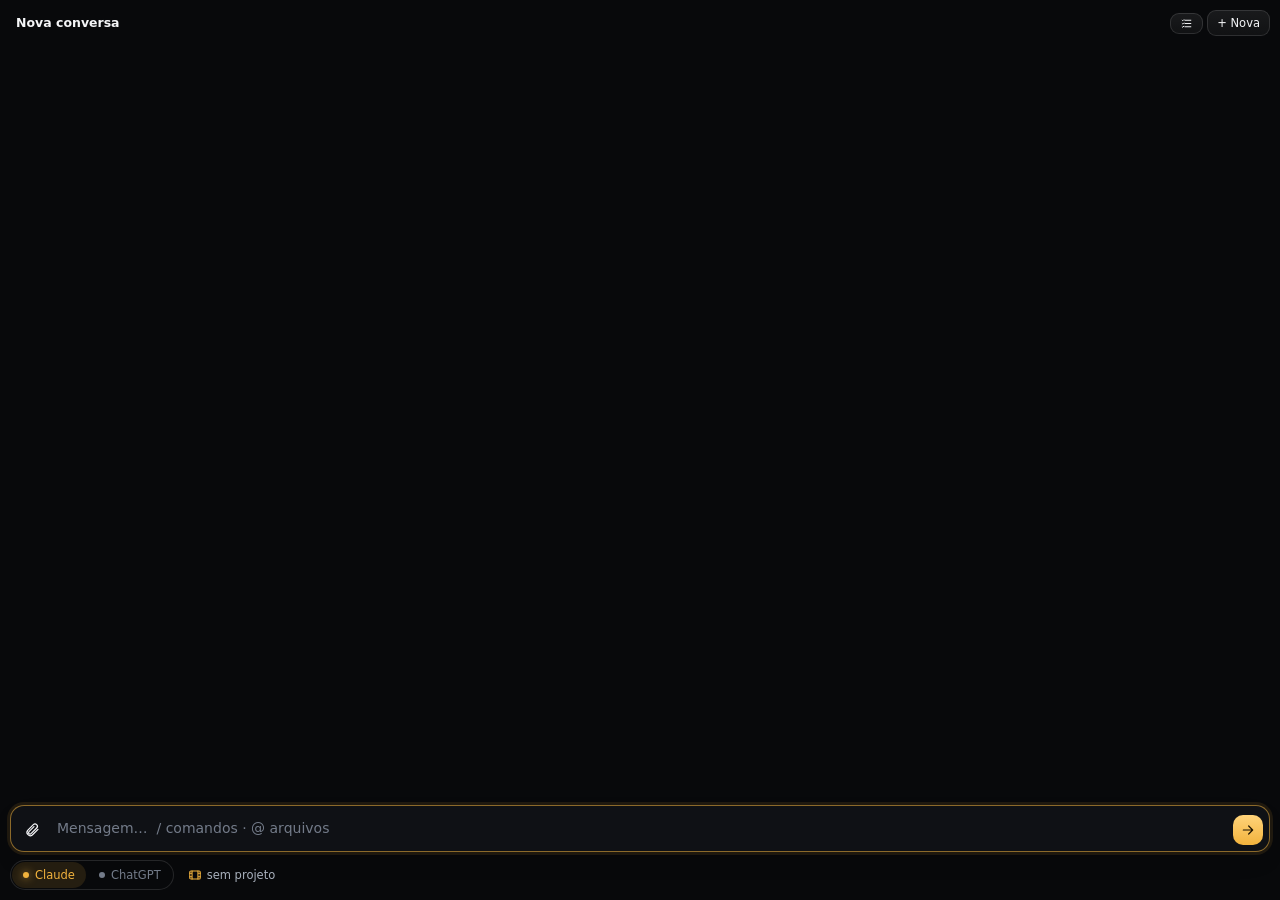
<file: testes/visual/compacto.html>
<!doctype html>
<html lang="pt-BR">
<head><meta charset="utf-8"><meta name="viewport" content="width=device-width, initial-scale=1">
<title>Conversa compacta — banca visual</title>
<!-- Só o componente, SEM o estilo.css do app: é assim que o painel do Tools PRO o monta. -->
<link rel="stylesheet" href="../../web/conversa-ui.css">
<style>html, body { margin: 0; height: 100%; background: #08090b; } #c { height: 100vh; padding: 10px; box-sizing: border-box; }</style>
</head>
<body>
  <div id="c"></div>
  <script src="mock.js"></script>
  <script src="../../web/conversa-ui.js"></script>
  <script>
    const q = new URLSearchParams(location.search);
    const cv = montarConversa(document.getElementById('c'), { api: '', token: 'tk', compacto: true });
    const campo = () => document.querySelector('.cv-entrada');
    if (q.get('enviar')) setTimeout(() => { campo().value = q.get('enviar'); document.querySelector('.cv-enviar').click(); }, 500);
    // entregas de mídia: ?abrirlb=N abre a N-ésima imagem no lightbox; ?rolarmidia=1 desce até as prévias
    if (q.get('abrirlb')) setTimeout(() => { const b = document.querySelectorAll('[data-lb]')[(+q.get('abrirlb') || 1) - 1]; b && b.click(); }, 1500);
    if (q.get('rolarmidia')) setTimeout(() => { const m = document.querySelector(q.get('rolarmidia') === '1' ? '.cv-midias' : q.get('rolarmidia')); m && m.scrollIntoView({ block: 'start' }); }, 1300);
    if (q.get('hist')) setTimeout(() => { const b = document.querySelector('[data-historico]'); b && b.click(); }, 1200);
    if (q.get('digitar')) setTimeout(() => { const e = campo(); e.focus(); e.value = q.get('digitar'); e.setSelectionRange(e.value.length, e.value.length); e.dispatchEvent(new Event('input', { bubbles: true })); }, 900);
  </script>
</body>
</html>
</file>
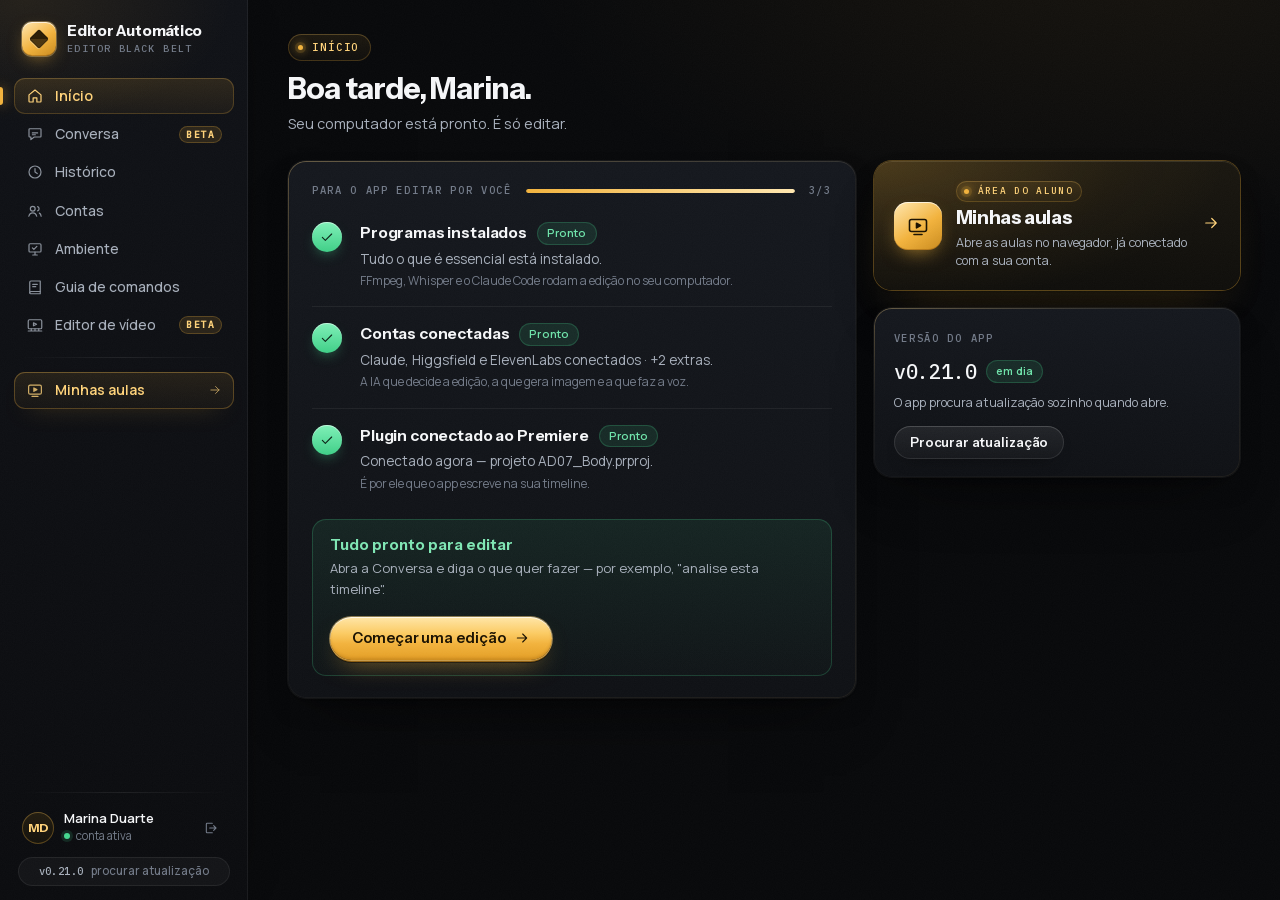
<file: testes/visual/tela.html>
<!doctype html>
<html lang="pt-BR">
<head><meta charset="utf-8"><meta name="viewport" content="width=device-width, initial-scale=1">
<title>Editor Automático — banca visual</title>
<link rel="stylesheet" href="../../web/estilo.css">
<link rel="stylesheet" href="../../web/conversa-ui.css"></head>
<body>
  <div id="raiz"></div>
  <script src="mock.js"></script>
  <script src="../../web/conversa-ui.js"></script>
  <script src="../../web/app.js"></script>
  <script>
    const q = new URLSearchParams(location.search);
    setTimeout(() => {
      if (q.get('aba')) { aba = q.get('aba'); desenhar(); }
      if (q.get('grupo')) setTimeout(() => { const g = document.getElementById('g-' + q.get('grupo')); g && g.scrollIntoView(); }, 600);
      if (q.get('menu')) setTimeout(() => { const b = document.querySelector('[data-mais="' + q.get('menu') + '"]'); b && b.click(); }, 400);
      if (q.get('busca')) setTimeout(() => { const i = document.getElementById('guia-busca'); if (i) { i.value = q.get('busca'); i.oninput(); } }, 500);
      const campo = () => document.querySelector('.cv-entrada');
      if (q.get('enviar')) setTimeout(() => { const e = campo(); if (e) { e.value = q.get('enviar'); document.querySelector('.cv-enviar').click(); } }, 500);
      // conversa nova: ?digitar=/ abre o menu; ?abrir=erro abre a ação com erro
      if (q.get('digitar')) setTimeout(() => { const e = campo(); if (e) { e.focus(); e.value = q.get('digitar'); e.setSelectionRange(e.value.length, e.value.length); e.dispatchEvent(new Event('input', { bubbles: true })); } }, 900);
      if (q.get('abrir')) setTimeout(() => { document.querySelectorAll('[data-grupo][aria-expanded="false"]').forEach((g) => g.click()); const b = document.querySelector('.cv-acao.est-' + q.get('abrir') + ' .cv-acao-linha'); if (b) { b.click(); setTimeout(() => { const a = document.querySelector('.cv-acao-det'); a && a.scrollIntoView({ block: 'center' }); }, 100); } }, 900);
      // entregas de mídia: ?abrirlb=N abre a N-ésima imagem no lightbox; ?rolarmidia=1 desce até as prévias
      if (q.get('abrirlb')) setTimeout(() => { const b = document.querySelectorAll('[data-lb]')[(+q.get('abrirlb') || 1) - 1]; b && b.click(); }, 1500);
      if (q.get('rolarmidia')) setTimeout(() => { const m = document.querySelector(q.get('rolarmidia') === '1' ? '.cv-midias' : q.get('rolarmidia')); m && m.scrollIntoView({ block: 'start' }); }, 1300);
      if (q.get('tarefas')) setTimeout(() => { const t = document.querySelector('[data-tarefas]'); t && t.click(); }, 1000);
      if (q.get('rolar')) setTimeout(() => { const g = document.querySelector('.cv-grupo'); g && g.scrollIntoView({ block: 'start' }); }, 1200);
    }, 300);
  </script>
</body>
</html>
</file>
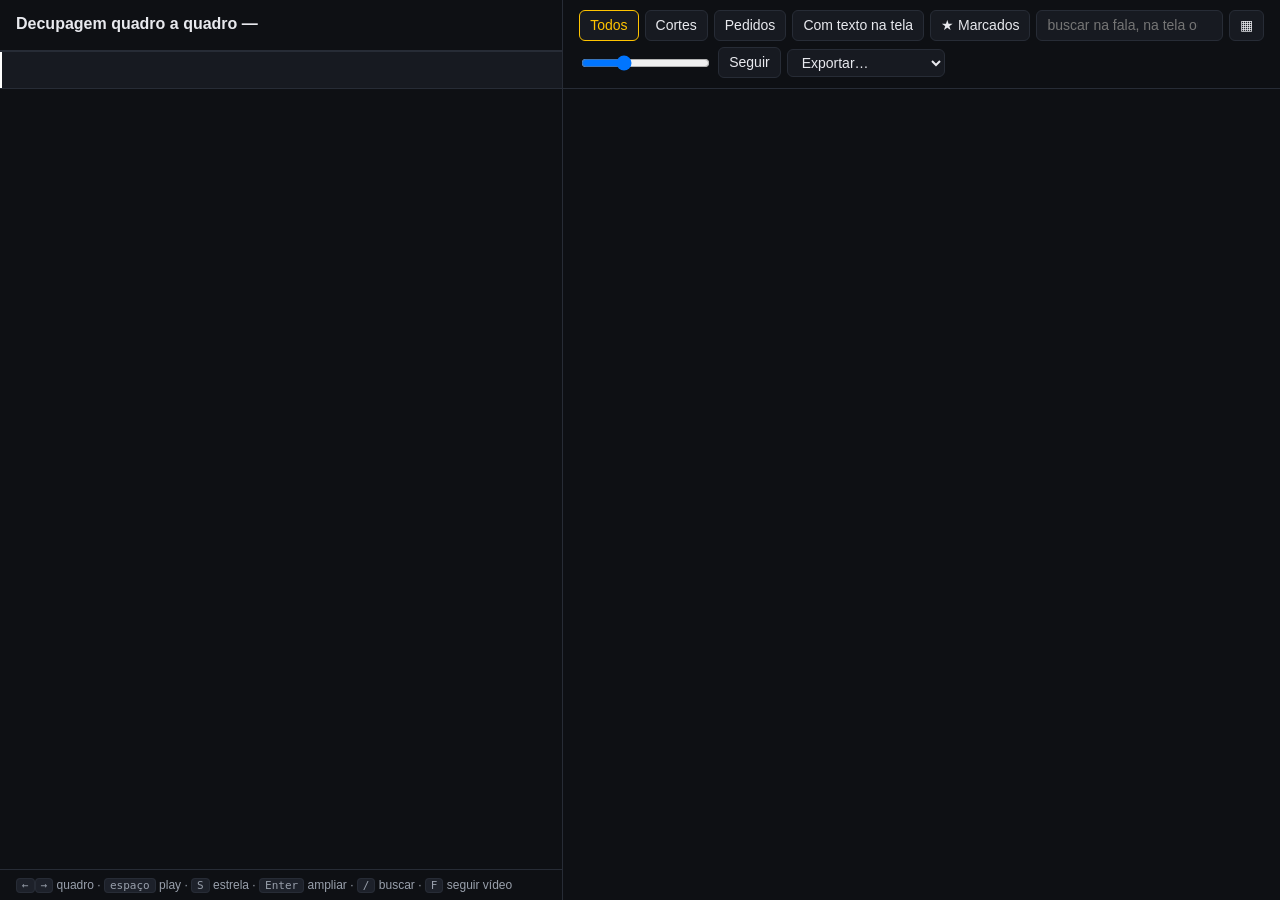
<file: skills/decupar-vsl-por-frame/scripts/pagina.html>
<!doctype html>
<html lang="pt-BR">
<head>
<meta charset="utf-8">
<meta name="viewport" content="width=device-width,initial-scale=1">
<title>Decupagem — __TITULO__</title>
<style>
:root{--bg:#0e1014;--card:#171a21;--card2:#1d212a;--ink:#e8e9ee;--mute:#99a0ac;--line:#272c36;
--corte:#ffc400;--cob:#8c95a3;--tempo:#5ac8ff;--star:#ff5c8a;--ok:#3ddc97}
*{box-sizing:border-box}html,body{margin:0;background:var(--bg);color:var(--ink);font:14px/1.5 -apple-system,"Segoe UI",Roboto,sans-serif}
button,input,select,textarea{font:inherit;color:inherit}
.app{display:grid;grid-template-columns:minmax(320px,44%) 1fr;height:100vh}
.left{border-right:1px solid var(--line);display:flex;flex-direction:column;min-height:0}
.right{display:flex;flex-direction:column;min-height:0}
.top{padding:12px 16px;border-bottom:1px solid var(--line)}
h1{font-size:16px;margin:0}.st{color:var(--mute);font-size:12px;margin-top:2px}
.player{background:#000;position:relative}
.player video{width:100%;display:block;max-height:46vh;background:#000}
.player .nov{padding:40px 16px;color:var(--mute);text-align:center;font-size:13px}
.atual{padding:12px 16px;overflow:auto;flex:1;min-height:0}
.atual .tc{font-size:22px;font-weight:700;color:var(--corte);font-variant-numeric:tabular-nums}
.atual .fala{font-size:15px;margin:8px 0}.atual .tela{color:#cfe8ff;font-size:13px}
.atual .tela b{color:var(--tempo)}
.atual textarea{width:100%;min-height:64px;background:var(--card);border:1px solid var(--line);border-radius:6px;padding:8px;margin-top:8px;resize:vertical}
.linha{position:relative;height:38px;background:var(--card);border-top:1px solid var(--line);border-bottom:1px solid var(--line);cursor:pointer}
.linha i{position:absolute;top:6px;width:2px;height:26px;border-radius:1px;opacity:.85}
.linha i.CORTE,.linha i.INICIO{background:var(--corte)}.linha i.COBERTURA,.linha i.INTERVALO{background:var(--cob);top:14px;height:10px}
.linha i.TEMPO{background:var(--tempo);top:2px;height:34px}.linha i.star{background:var(--star);top:0;height:38px;width:3px}
.linha .cab{position:absolute;top:0;bottom:0;width:2px;background:#fff;pointer-events:none}
.linha .hov{position:absolute;bottom:42px;transform:translateX(-50%);background:#000;border:1px solid var(--line);border-radius:6px;padding:4px;display:none;z-index:5;pointer-events:none}
.linha .hov img{width:200px;display:block;border-radius:3px}.linha .hov span{font-size:12px;color:var(--corte)}
.bar{display:flex;gap:6px;flex-wrap:wrap;align-items:center;padding:10px 16px;border-bottom:1px solid var(--line)}
.bar button,.bar select{background:var(--card);border:1px solid var(--line);border-radius:6px;padding:4px 10px;cursor:pointer}
.bar button.on{border-color:var(--corte);color:var(--corte)}
.bar input[type=search]{background:var(--card);border:1px solid var(--line);border-radius:6px;padding:4px 10px;flex:1;min-width:160px}
.bar .cnt{color:var(--mute);font-size:12px;margin-left:auto}
.lista{overflow:auto;flex:1;min-height:0;padding:12px 16px;display:grid;gap:10px;grid-template-columns:repeat(auto-fill,minmax(var(--tam,240px),1fr));grid-auto-rows:max-content;align-content:start}
.lista.modo-lista{grid-template-columns:1fr}
.q{background:var(--card);border:1px solid var(--line);border-top:3px solid var(--cob);border-radius:8px;overflow:hidden;cursor:pointer;position:relative}
.q.CORTE,.q.INICIO{border-top-color:var(--corte)}.q.TEMPO{border-top-color:var(--tempo)}
.q.sel{outline:2px solid #fff;outline-offset:1px}.q img{width:100%;display:block;aspect-ratio:16/9;object-fit:cover;background:#000}
.q .meta{padding:6px 8px;display:flex;gap:6px;align-items:center}
.q .meta b{font-variant-numeric:tabular-nums;color:var(--corte)}.q .meta small{color:var(--mute)}
.q .st2{margin-left:auto;background:none;border:0;font-size:18px;line-height:1;cursor:pointer;color:var(--mute);padding:0 2px}
.q.starred .st2{color:var(--star)}
.q .fl{padding:0 8px 8px;font-size:12px;color:#c9ccd4;display:-webkit-box;-webkit-line-clamp:3;-webkit-box-orient:vertical;overflow:hidden}
.q .tl{padding:0 8px 8px;font-size:11px;color:#cfe8ff}
.modo-lista .q{display:grid;grid-template-columns:260px 1fr}.modo-lista .q .fl{-webkit-line-clamp:unset}
.q .nota{padding:0 8px 8px;font-size:12px;color:var(--star)}
mark{background:#ffc40055;color:inherit;border-radius:2px}
.lb{position:fixed;inset:0;background:#000d;display:none;align-items:center;justify-content:center;z-index:20;flex-direction:column;gap:10px;padding:20px}
.lb.on{display:flex}.lb img{max-width:96vw;max-height:78vh;border-radius:6px}
.lb .cap{max-width:900px;text-align:center}.lb .cap b{color:var(--corte)}
.lb .nav{position:absolute;top:50%;transform:translateY(-50%);background:#0008;border:1px solid var(--line);border-radius:50%;width:48px;height:48px;font-size:22px;cursor:pointer}
.lb .prev{left:16px}.lb .next{right:16px}.lb .x{position:absolute;top:14px;right:18px;background:none;border:0;font-size:28px;cursor:pointer}
.toast{position:fixed;bottom:20px;left:50%;transform:translateX(-50%);background:var(--ok);color:#000;padding:8px 14px;border-radius:6px;font-weight:600;display:none;z-index:30}
.ajuda{color:var(--mute);font-size:12px;padding:6px 16px;border-top:1px solid var(--line)}
.ajuda kbd{background:var(--card2);border:1px solid var(--line);border-radius:4px;padding:0 5px;font-size:11px}
@media (max-width:900px){.app{grid-template-columns:1fr;height:auto}.left{border-right:0}.lista{max-height:none}}
</style>
</head>
<body>
<div class="app">
  <section class="left">
    <div class="top"><h1>Decupagem quadro a quadro — <span id="tit"></span></h1><div class="st" id="stats"></div></div>
    <div class="player" id="player"></div>
    <div class="linha" id="linha"><div class="cab" id="cab"></div><div class="hov" id="hov"><img alt=""><span></span></div></div>
    <div class="atual" id="atual"></div>
    <div class="ajuda"><kbd>←</kbd><kbd>→</kbd> quadro · <kbd>espaço</kbd> play · <kbd>S</kbd> estrela · <kbd>Enter</kbd> ampliar · <kbd>/</kbd> buscar · <kbd>F</kbd> seguir vídeo</div>
  </section>
  <section class="right">
    <div class="bar">
      <button data-f="todos" class="on">Todos</button>
      <button data-f="corte">Cortes</button>
      <button data-f="tempo">Pedidos</button>
      <button data-f="tela">Com texto na tela</button>
      <button data-f="star">★ Marcados</button>
      <input type="search" id="busca" placeholder="buscar na fala, na tela ou nas notas…">
      <button id="modo" title="grade / lista">▦</button>
      <input type="range" id="tam" min="160" max="420" value="240" title="tamanho">
      <button id="seguir" title="lista acompanha o vídeo">Seguir</button>
      <select id="exp"><option value="">Exportar…</option><option value="copiar">Copiar marcados</option>
        <option value="csv">Marcados .csv</option><option value="json">Tudo + notas .json</option></select>
      <span class="cnt" id="cnt"></span>
    </div>
    <div class="lista" id="lista"></div>
  </section>
</div>
<div class="lb" id="lb"><button class="x" id="lbx">×</button><button class="nav prev" id="lbp">‹</button>
  <img id="lbi" alt=""><div class="cap" id="lbc"></div><button class="nav next" id="lbn">›</button></div>
<div class="toast" id="toast"></div>
<script>
const D = __DADOS__;
const Q = D.quadros, CHAVE = 'decupagem:' + D.titulo;
let marcas = {}; try { marcas = JSON.parse(localStorage.getItem(CHAVE) || '{}'); } catch (e) {}
const salvar = () => { try { localStorage.setItem(CHAVE, JSON.stringify(marcas)); } catch (e) {} };
const $ = s => document.querySelector(s), esc = s => (s || '').replace(/[&<>]/g, c => ({'&':'&amp;','<':'&lt;','>':'&gt;'}[c]));
let filtro = 'todos', busca = '', sel = 0, seguir = false, visiveis = [];

$('#tit').textContent = D.titulo; $('#stats').textContent = D.stats;
const vid = D.video ? Object.assign(document.createElement('video'), {src: D.video, controls: true, preload: 'metadata'}) : null;
if (vid) { $('#player').appendChild(vid); vid.onerror = () => { $('#player').innerHTML = '<div class="nov">Não achei o vídeo em <code>' + esc(D.video) + '</code>.<br>Os quadros funcionam igual; para tocar, deixe o vídeo nesse caminho.</div>'; }; }
else $('#player').innerHTML = '<div class="nov">Sem vídeo vinculado — navegue pelos quadros.</div>';

// linha do tempo
const linha = $('#linha'), dur = D.info.dur || 1;
function desenharLinha() {
  linha.querySelectorAll('i').forEach(x => x.remove());
  Q.forEach((q, k) => { const i = document.createElement('i'); i.className = q.motivo + (marcas[q.n]?.s ? ' star' : '');
    i.style.left = (q.t / dur * 100) + '%'; linha.appendChild(i); });
}
const posT = e => { const r = linha.getBoundingClientRect(); return Math.max(0, Math.min(1, (e.clientX - r.left) / r.width)) * dur; };
const idxDe = t => { let k = 0; for (let i = 0; i < Q.length; i++) if (Q[i].t <= t) k = i; return k; };
linha.onmousemove = e => { const t = posT(e), q = Q[idxDe(t)], h = $('#hov'); h.style.display = 'block';
  h.style.left = (t / dur * 100) + '%'; h.querySelector('img').src = q.arquivo; h.querySelector('span').textContent = '#' + q.n + ' ' + q.timecode; };
linha.onmouseleave = () => $('#hov').style.display = 'none';
linha.onclick = e => { const t = posT(e); irPara(idxDe(t), true); if (vid) vid.currentTime = t; };

function hi(s) { if (!busca) return esc(s); const r = new RegExp('(' + busca.replace(/[.*+?^${}()|[\]\\]/g, '\\$&') + ')', 'gi'); return esc(s).replace(r, '<mark>$1</mark>'); }
function passa(q) {
  const m = marcas[q.n] || {};
  if (filtro === 'corte' && !(q.motivo === 'CORTE' || q.motivo === 'INICIO')) return false;
  if (filtro === 'tempo' && q.motivo !== 'TEMPO') return false;
  if (filtro === 'tela' && !q.texto_tela) return false;
  if (filtro === 'star' && !m.s) return false;
  if (busca) { const txt = (q.fala + ' ' + q.texto_tela + ' ' + (m.nota || '')).toLowerCase(); if (!txt.includes(busca.toLowerCase())) return false; }
  return true;
}
function render() {
  visiveis = Q.map((q, k) => k).filter(k => passa(Q[k]));
  $('#lista').innerHTML = visiveis.map(k => { const q = Q[k], m = marcas[q.n] || {};
    return `<div class="q ${q.motivo}${m.s ? ' starred' : ''}${k === sel ? ' sel' : ''}" data-k="${k}">
      <img loading="lazy" decoding="async" src="${q.arquivo}" alt="quadro ${q.n}">
      <div><div class="meta"><b>${q.timecode}</b><small>#${q.n} · ${q.motivo.toLowerCase()} · até ${q.ate}</small><button class="st2" title="marcar (S)">★</button></div>
      ${q.fala ? `<div class="fl">${hi(q.fala)}</div>` : ''}${q.texto_tela ? `<div class="tl">na tela: ${hi(q.texto_tela)}</div>` : ''}
      ${m.nota ? `<div class="nota">✎ ${hi(m.nota)}</div>` : ''}</div></div>`; }).join('');
  const n = Object.values(marcas).filter(m => m.s).length;
  $('#cnt').textContent = visiveis.length + ' de ' + Q.length + ' quadros · ' + n + ' ★';
  desenharLinha(); mostrarAtual();
}
function mostrarAtual() {
  const q = Q[sel]; if (!q) return; const m = marcas[q.n] || {};
  $('#atual').innerHTML = `<div class="tc">${q.timecode} <small style="font-size:13px;color:var(--mute)">#${q.n} · ${q.motivo.toLowerCase()} · plano até ${q.ate}</small></div>
    <div class="fala">${q.fala ? esc(q.fala) : '<i style="color:var(--mute)">— sem fala neste trecho —</i>'}</div>
    ${q.texto_tela ? `<div class="tela"><b>Na tela:</b> ${esc(q.texto_tela)}</div>` : ''}
    <textarea id="nota" placeholder="nota sobre este quadro (fica salva neste navegador)">${esc(m.nota || '')}</textarea>`;
  $('#nota').oninput = e => { marcas[q.n] = {...(marcas[q.n] || {}), nota: e.target.value}; salvar(); };
  $('#cab').style.left = (q.t / dur * 100) + '%';
}
function irPara(k, rolar) {
  sel = Math.max(0, Math.min(Q.length - 1, k));
  document.querySelectorAll('.q.sel').forEach(x => x.classList.remove('sel'));
  const el = document.querySelector(`.q[data-k="${sel}"]`); if (el) { el.classList.add('sel'); if (rolar) el.scrollIntoView({block: 'nearest', behavior: 'smooth'}); }
  mostrarAtual(); if ($('#lb').classList.contains('on')) abrirLb();
}
function proximo(d) { const pos = visiveis.indexOf(sel); const alvo = pos < 0 ? visiveis[0] : visiveis[Math.max(0, Math.min(visiveis.length - 1, pos + d))]; if (alvo !== undefined) { irPara(alvo, true); if (vid && !seguir) vid.currentTime = Q[alvo].t; } }
function estrela(k) { const q = Q[k]; marcas[q.n] = {...(marcas[q.n] || {}), s: !(marcas[q.n] || {}).s}; salvar(); render(); }
function abrirLb() { const q = Q[sel]; $('#lbi').src = q.arquivo; $('#lbc').innerHTML = `<b>${q.timecode}</b> · #${q.n} ${q.motivo.toLowerCase()}<br>${esc(q.fala)}${q.texto_tela ? '<br><span style="color:#cfe8ff">na tela: ' + esc(q.texto_tela) + '</span>' : ''}`; $('#lb').classList.add('on'); }

$('#lista').onclick = e => { const c = e.target.closest('.q'); if (!c) return; const k = +c.dataset.k;
  if (e.target.classList.contains('st2')) { estrela(k); return; }
  irPara(k, false); if (vid) { vid.currentTime = Q[k].t; } };
$('#lista').ondblclick = () => abrirLb();
document.querySelectorAll('.bar [data-f]').forEach(b => b.onclick = () => { document.querySelectorAll('.bar [data-f]').forEach(x => x.classList.remove('on')); b.classList.add('on'); filtro = b.dataset.f; render(); });
$('#busca').oninput = e => { busca = e.target.value.trim(); render(); };
$('#modo').onclick = () => { $('#lista').classList.toggle('modo-lista'); };
$('#tam').oninput = e => $('#lista').style.setProperty('--tam', e.target.value + 'px');
$('#seguir').onclick = () => { seguir = !seguir; $('#seguir').classList.toggle('on', seguir); };
if (vid) vid.ontimeupdate = () => { $('#cab').style.left = (vid.currentTime / dur * 100) + '%'; if (seguir) { const k = idxDe(vid.currentTime); if (k !== sel) irPara(k, true); } };
$('#lbx').onclick = () => $('#lb').classList.remove('on'); $('#lbp').onclick = () => proximo(-1); $('#lbn').onclick = () => proximo(1);
$('#lb').onclick = e => { if (e.target.id === 'lb') $('#lb').classList.remove('on'); };
function toast(t) { const x = $('#toast'); x.textContent = t; x.style.display = 'block'; setTimeout(() => x.style.display = 'none', 1800); }
function baixar(nome, txt, tipo) { const a = document.createElement('a'); a.href = URL.createObjectURL(new Blob([txt], {type: tipo})); a.download = nome; a.click(); }
$('#exp').onchange = e => { const v = e.target.value; e.target.value = ''; const sts = Q.filter(q => marcas[q.n]?.s);
  if (v === 'copiar') { if (!sts.length) return toast('Nenhum quadro marcado');
    const txt = sts.map(q => `#${q.n} ${q.timecode}–${q.ate} | ${q.fala}${q.texto_tela ? ' | tela: ' + q.texto_tela : ''}${marcas[q.n].nota ? ' | nota: ' + marcas[q.n].nota : ''}`).join('\n');
    navigator.clipboard.writeText(txt).then(() => toast(sts.length + ' quadros copiados'), () => baixar('marcados.txt', txt, 'text/plain')); }
  if (v === 'csv') { const lin = [['n','timecode','ate','motivo','fala','texto_tela','nota','arquivo']].concat(sts.map(q => [q.n, q.timecode, q.ate, q.motivo, q.fala, q.texto_tela, marcas[q.n].nota || '', q.arquivo]));
    baixar('marcados.csv', lin.map(r => r.map(c => '"' + String(c).replace(/"/g, '""') + '"').join(',')).join('\n'), 'text/csv'); }
  if (v === 'json') baixar('decupagem-com-notas.json', JSON.stringify(Q.map(q => ({...q, marcado: !!marcas[q.n]?.s, nota: marcas[q.n]?.nota || ''})), null, 1), 'application/json'); };
document.onkeydown = e => {
  if (e.target.matches('input,textarea')) { if (e.key === 'Escape') e.target.blur(); return; }
  if (e.key === 'ArrowRight' || e.key === 'j') { e.preventDefault(); proximo(1); }
  else if (e.key === 'ArrowLeft' || e.key === 'k') { e.preventDefault(); proximo(-1); }
  else if (e.key === ' ' && vid) { e.preventDefault(); vid.paused ? vid.play() : vid.pause(); }
  else if (e.key === 's' || e.key === 'S') estrela(sel);
  else if (e.key === 'Enter') abrirLb();
  else if (e.key === 'Escape') $('#lb').classList.remove('on');
  else if (e.key === '/') { e.preventDefault(); $('#busca').focus(); }
  else if (e.key === 'f' || e.key === 'F') $('#seguir').click();
};
render(); irPara(0, false);
</script>
</body>
</html>
</file>
<file: web/conversa-ui.css>
/* Conversa — componente (conversa-ui.js). Preto e dourado, no estilo do
   Claude Code: resposta em texto corrido, cada ação numa linha recolhível.

   Autocontido: funciona sem o estilo.css (painel do Tools PRO). Quando o
   estilo.css está na página, as variáveis dele vencem e a Conversa fica com a
   mesma cara do resto do app.

   ⚠️ Duas regras herdadas do app, que já custaram caro:
   - a lista com rolagem é BLOCO, não flex: no WebKit do pywebview uma coluna
     flex rolável encolhe os filhos e as mensagens se sobrepõem;
   - nada aqui se chama `.app` (é o contêiner raiz do app). */

.cv {
  --cv-fundo: var(--ground, #08090b);
  --cv-s1: var(--s1, #0f1115);
  --cv-s2: var(--s2, #15181e);
  --cv-s3: var(--s3, #1d2128);
  --cv-ink: var(--ink, #f5f6f8);
  --cv-ink2: var(--ink2, #a8b0bc);
  --cv-ink3: var(--ink3, #737b89);
  --cv-ouro: var(--gold, #f2b33d);
  --cv-ouro2: var(--gold2, #ffd37a);
  --cv-ouro-fraco: rgba(242, 179, 61, .12);
  --cv-ok: var(--ok, #45d68f);
  --cv-erro: #ef5a5f;
  --cv-erro-txt: #ff9599;
  --cv-borda: rgba(255, 255, 255, .07);
  --cv-borda2: rgba(255, 255, 255, .12);
  --cv-corpo: var(--f-corpo, "Manrope", -apple-system, "Segoe UI", system-ui, sans-serif);
  --cv-mono: var(--f-mono, "IBM Plex Mono", ui-monospace, "SF Mono", Menlo, Consolas, monospace);
  --cv-r: 12px;
  --cv-largura: 820px;

  position: relative;
  display: flex; flex-direction: column;
  height: 100%; min-height: 0;
  color: var(--cv-ink);
  font: 14px/1.6 var(--cv-corpo);
  background: transparent;
}
.cv > * { flex-shrink: 0; }
.cv *, .cv *::before, .cv *::after { box-sizing: border-box; }
.cv [hidden] { display: none !important; }
.cv :focus-visible { outline: 2px solid var(--cv-ouro); outline-offset: 2px; border-radius: 6px; }
.cv button { font: inherit; color: inherit; }
.cv .cv-sr { position: absolute; width: 1px; height: 1px; overflow: hidden; clip: rect(0 0 0 0); white-space: nowrap; }
.cv-anuncio { position: absolute; width: 1px; height: 1px; overflow: hidden; clip: rect(0 0 0 0); }

/* ------------------------------------------------------------ botões */
.cv-bt {
  display: inline-flex; align-items: center; justify-content: center; gap: 6px;
  padding: 7px 14px; border-radius: 9px; border: 0; cursor: pointer;
  font-weight: 600; font-size: 12.5px; color: var(--cv-ink);
  background: linear-gradient(180deg, rgba(255,255,255,.07), rgba(255,255,255,.035));
  box-shadow: inset 0 0 0 1px var(--cv-borda2);
  transition: box-shadow .15s, filter .15s, transform .08s;
}
.cv-bt:hover { box-shadow: inset 0 0 0 1px rgba(242,179,61,.35); }
.cv-bt:active { transform: translateY(1px); }
.cv-bt.principal { color: #1b1200; background: linear-gradient(180deg, var(--cv-ouro2), var(--cv-ouro)); box-shadow: 0 6px 18px -8px rgba(242,179,61,.6); }
.cv-bt.principal:hover { filter: brightness(1.06); }
.cv-bt.perigo { color: var(--cv-erro-txt); box-shadow: inset 0 0 0 1px rgba(239,90,95,.4); }
.cv-bt.mini { padding: 4px 10px; font-size: 11.5px; }
.cv-bt[disabled] { opacity: .45; cursor: not-allowed; }
.cv-x { all: unset; cursor: pointer; color: var(--cv-ink3); font-size: 11px; padding: 0 3px; border-radius: 4px; }
.cv-x:hover { color: var(--cv-ink); }
.cv-x:focus-visible { outline: 2px solid var(--cv-ouro); }

/* ------------------------------------------------------------ painel de tarefas (TodoWrite) */
.cv-tarefas {
  margin: 0 0 10px; border-radius: var(--cv-r);
  background: linear-gradient(180deg, rgba(242,179,61,.07), rgba(242,179,61,.02));
  box-shadow: inset 0 0 0 1px rgba(242,179,61,.22);
  max-height: 34vh; overflow-y: auto;
}
.cv-tarefas-topo {
  all: unset; box-sizing: border-box; cursor: pointer; width: 100%;
  display: flex; align-items: center; gap: 8px; padding: 9px 13px; font-size: 12.5px; color: var(--cv-ouro);
}
.cv-tarefas-topo b { color: var(--cv-ink); font-weight: 650; }
.cv-tarefas-conta { font-family: var(--cv-mono); font-size: 11.5px; color: var(--cv-ouro); }
.cv-tarefas-agora { color: var(--cv-ink2); min-width: 0; flex: 1; overflow: hidden; text-overflow: ellipsis; white-space: nowrap; }
.cv-seta { color: var(--cv-ink3); }
.cv-tarefas-topo:focus-visible { outline: 2px solid var(--cv-ouro); outline-offset: -2px; border-radius: var(--cv-r); }
.cv-tarefas-lista { list-style: none; margin: 0; padding: 0 13px 10px 13px; }
.cv-tarefas-lista li { display: flex; gap: 9px; align-items: flex-start; padding: 3px 0; font-size: 13px; color: var(--cv-ink2); }
.cv-caixa {
  width: 15px; height: 15px; border-radius: 4px; margin-top: 3px; flex: none;
  box-shadow: inset 0 0 0 1.5px var(--cv-ink3); font-size: 10px; line-height: 15px; text-align: center;
}
.cv-tarefas-lista li.t-andamento { color: var(--cv-ink); font-weight: 600; }
.cv-tarefas-lista li.t-andamento .cv-caixa { box-shadow: inset 0 0 0 1.5px var(--cv-ouro); background: radial-gradient(circle, var(--cv-ouro) 0 3px, transparent 3.5px); animation: cv-pulsa 1.2s ease-in-out infinite; }
.cv-tarefas-lista li.t-feito { color: var(--cv-ink3); text-decoration: line-through; text-decoration-color: rgba(255,255,255,.18); }
.cv-tarefas-lista li.t-feito .cv-caixa { background: var(--cv-ok); box-shadow: none; color: #06210f; font-weight: 800; }

/* ------------------------------------------------------------ lista */
.cv-lista {
  flex: 1 1 auto; min-height: 0; overflow-y: auto; display: block;
  padding: 18px 6px 12px; scroll-behavior: auto;
}
.cv-lista:focus-visible { outline: 1px solid rgba(242,179,61,.35); outline-offset: -1px; }
.cv-lista::-webkit-scrollbar { width: 9px; }
.cv-lista::-webkit-scrollbar-thumb { background: rgba(255,255,255,.09); border-radius: 6px; border: 2px solid var(--cv-fundo); }
.cv-msgs, .cv-vivo, .cv-notas { display: block; }
.cv-msg { display: block; margin: 0 auto 18px; max-width: var(--cv-largura); }
.cv-anteriores {
  all: unset; display: block; margin: 0 auto 16px; cursor: pointer; text-align: center;
  font-size: 12px; color: var(--cv-ink3); padding: 6px 12px; border-radius: 8px;
}
.cv-anteriores:hover, .cv-anteriores:focus-visible { color: var(--cv-ouro); background: var(--cv-ouro-fraco); }

/* quem falou */
.cv-eu { text-align: right; }
.cv-eu .cv-bolha {
  display: inline-block; text-align: left; max-width: 78%;
  padding: 10px 15px; border-radius: 14px 14px 4px 14px;
  background: linear-gradient(180deg, var(--cv-ouro2), var(--cv-ouro)); color: #17120a;
  font-weight: 550; white-space: pre-wrap; overflow-wrap: anywhere;
  box-shadow: 0 10px 24px -14px rgba(242,179,61,.55);
}
.cv-quem {
  font: 700 10px/1 var(--cv-corpo); letter-spacing: .09em; text-transform: uppercase;
  color: var(--cv-ouro); margin: 0 0 6px 2px; display: flex; align-items: center; gap: 6px;
}
.cv-quem::before { content: ""; width: 6px; height: 6px; border-radius: 50%; background: var(--cv-ouro); box-shadow: 0 0 10px rgba(242,179,61,.7); }
.cv-boas { color: var(--cv-ink2); padding: 14px 16px; border-radius: var(--cv-r); background: var(--cv-s1); box-shadow: inset 0 0 0 1px var(--cv-borda); }
.cv-boas p + p { margin-top: 8px; }

/* ------------------------------------------------------------ texto (markdown) */
.cv-texto { color: var(--cv-ink); font-size: 14.5px; line-height: 1.7; overflow-wrap: anywhere; margin: 4px 0 10px 2px; }
.cv-texto > * + * { margin-top: 10px; }
.cv-texto p { margin: 0; }
.cv-texto h3, .cv-texto h4 { font: 650 15px/1.35 var(--f-titulo, var(--cv-corpo)); color: var(--cv-ink); margin-top: 16px; }
.cv-texto h3 { font-size: 16px; }
.cv-texto ul, .cv-texto ol { margin: 0; padding-left: 22px; }
.cv-texto li { margin: 3px 0; }
.cv-texto li::marker { color: var(--cv-ouro); }
.cv-texto b { color: #fff; font-weight: 700; }
.cv-texto a { color: var(--cv-ouro2); text-decoration: underline; text-underline-offset: 2px; }
.cv-texto code { font-family: var(--cv-mono); font-size: 12.5px; padding: 1px 6px; border-radius: 5px; background: rgba(255,255,255,.07); color: var(--cv-ouro2); }
.cv-texto blockquote { border-left: 2px solid rgba(242,179,61,.5); padding: 2px 0 2px 12px; color: var(--cv-ink2); margin: 0; }
.cv-texto hr { border: 0; height: 1px; background: var(--cv-borda2); }
.cv-texto.escrevendo > :last-child::after {
  content: ""; display: inline-block; width: 7px; height: 15px; margin-left: 3px; vertical-align: -2px;
  background: var(--cv-ouro); border-radius: 1px; animation: cv-piscar 1s steps(1) infinite;
}
.cv-tabela { overflow-x: auto; }
.cv-texto table { border-collapse: collapse; font-size: 13px; }
.cv-texto th, .cv-texto td { border: 1px solid var(--cv-borda2); padding: 5px 10px; text-align: left; }
.cv-texto th { background: rgba(255,255,255,.04); color: var(--cv-ink); }

.cv-codigo { border-radius: 10px; overflow: hidden; background: #050607; box-shadow: inset 0 0 0 1px var(--cv-borda2); }
.cv-codigo-topo {
  display: flex; align-items: center; justify-content: space-between; padding: 5px 8px 5px 12px;
  font: 500 11px/1 var(--cv-mono); color: var(--cv-ink3); background: rgba(255,255,255,.03);
  border-bottom: 1px solid var(--cv-borda);
}
.cv-copiar { all: unset; cursor: pointer; padding: 4px 9px; border-radius: 6px; font: 600 11px/1 var(--cv-corpo); color: var(--cv-ink2); }
.cv-copiar:hover, .cv-copiar:focus-visible { color: var(--cv-ouro); background: var(--cv-ouro-fraco); }
.cv-codigo pre { margin: 0; padding: 12px 14px; overflow-x: auto; font: 12.5px/1.55 var(--cv-mono); color: #e8eaee; }
.cv-codigo code { background: none; padding: 0; color: inherit; font: inherit; }

/* ------------------------------------------------------------ ações (linhas recolhíveis) */
.cv-grupo {
  position: relative; margin: 2px 0 10px; padding-left: 12px;
  border-left: 1px solid rgba(242,179,61,.18);
}
.cv-acao { display: block; }
.cv-acao-linha {
  all: unset; box-sizing: border-box; cursor: pointer; width: 100%;
  display: flex; align-items: center; gap: 9px; padding: 4px 8px; border-radius: 7px;
  font-size: 13px; color: var(--cv-ink2); min-height: 28px;
}
.cv-acao-linha:hover { background: rgba(255,255,255,.035); }
.cv-acao-linha:focus-visible { outline: 2px solid var(--cv-ouro); outline-offset: -1px; }
.cv-acao-linha[aria-disabled="true"] { cursor: default; }
.cv-acao-linha[aria-disabled="true"]:hover { background: none; }
.cv-acao-ic { color: var(--cv-ouro); display: inline-flex; flex: none; opacity: .9; }
.cv-acao-txt { min-width: 0; flex: 1; display: flex; align-items: baseline; gap: 8px; overflow: hidden; }
.cv-acao-nome { color: var(--cv-ink); font-weight: 550; white-space: nowrap; overflow: hidden; text-overflow: ellipsis; flex: 0 1 auto; }
.cv-acao-alvo { color: var(--cv-ink3); font: 12px/1.4 var(--cv-mono); white-space: nowrap; overflow: hidden; text-overflow: ellipsis; min-width: 0; flex: 1 1 0; }
.cv-acao-dur { font: 11px/1 var(--cv-mono); color: var(--cv-ink3); flex: none; font-variant-numeric: tabular-nums; }
.cv-acao-est { width: 16px; text-align: center; flex: none; font-size: 12px; }
.cv-ok { color: var(--cv-ok); }
.cv-int { color: var(--cv-ink3); }
.cv-erro-x { color: var(--cv-erro); }
.cv-it { font-style: italic; color: var(--cv-ink2) !important; font-weight: 500 !important; }
.cv-pensou .cv-acao-ic { color: var(--cv-ink3); }
.cv-acao.sub { margin-left: 16px; }
.cv-acao.sub .cv-acao-linha { font-size: 12.5px; }

/* erro: vermelho discreto */
.cv-acao.est-erro > .cv-acao-linha { background: rgba(239,90,95,.06); }
.cv-acao.est-erro .cv-acao-nome { color: var(--cv-erro-txt); }
.cv-acao.est-erro .cv-acao-ic { color: var(--cv-erro); }
.cv-acao.recusada > .cv-acao-linha { box-shadow: inset 2px 0 0 var(--cv-ouro); }

.cv-acao-det {
  margin: 2px 0 8px 30px; padding: 8px 10px; border-radius: 8px;
  background: rgba(0,0,0,.35); box-shadow: inset 0 0 0 1px var(--cv-borda);
}
.cv-det-rot { font: 700 9.5px/1 var(--cv-corpo); letter-spacing: .09em; text-transform: uppercase; color: var(--cv-ink3); margin: 4px 0 5px; }
.cv-acao-det pre {
  margin: 0; max-height: 300px; overflow: auto; white-space: pre-wrap; overflow-wrap: anywhere;
  font: 11.5px/1.5 var(--cv-mono); color: var(--cv-ink2);
}
.cv-acao-det .cv-det-rot ~ .cv-det-rot { margin-top: 10px; }
.cv-det-vazio { color: var(--cv-ink3); font-size: 12px; }
.cv-det-recusa { display: flex; gap: 6px; align-items: flex-start; color: var(--cv-ouro2); font-size: 12px; margin: 8px 0; }
.cv-pensamento pre { font-family: var(--cv-corpo); font-style: italic; font-size: 12.5px; }
.cv-mais { all: unset; cursor: pointer; margin-top: 6px; font-size: 11.5px; color: var(--cv-ouro); }
.cv-mais:hover { text-decoration: underline; }
.cv-mais:focus-visible { outline: 2px solid var(--cv-ouro); border-radius: 4px; }
.cv-grupo-mais { all: unset; cursor: pointer; display: block; padding: 3px 8px; margin: 0 0 2px; font-size: 12px; color: var(--cv-ink3); border-radius: 6px; }
.cv-grupo-mais:hover, .cv-grupo-mais:focus-visible { color: var(--cv-ouro); background: var(--cv-ouro-fraco); }
.cv-vermelho { color: var(--cv-erro-txt); }
.cv-aviso-linha { display: flex; gap: 8px; align-items: center; padding: 4px 8px; font-size: 12.5px; color: var(--cv-ouro2); }

.cv-giro {
  display: inline-block; width: 12px; height: 12px; border-radius: 50%; vertical-align: -1px;
  border: 1.6px solid rgba(242,179,61,.25); border-top-color: var(--cv-ouro);
  animation: cv-gira .8s linear infinite;
}

/* ------------------------------------------------------------ estado ao vivo */
.cv-estado {
  display: flex; align-items: center; gap: 9px; flex-wrap: wrap;
  margin: 6px 0 0 2px; font-size: 13px; color: var(--cv-ink2);
}
.cv-estado b { color: var(--cv-ink); font-weight: 600; background: linear-gradient(90deg, var(--cv-ink) 30%, var(--cv-ouro2) 50%, var(--cv-ink) 70%); background-size: 220% 100%; -webkit-background-clip: text; background-clip: text; color: transparent; animation: cv-brilho 2.2s linear infinite; }
.cv-tempo { font: 11.5px/1 var(--cv-mono); color: var(--cv-ink3); font-variant-numeric: tabular-nums; }
.cv-etapa { color: var(--cv-ink3); min-width: 0; overflow-wrap: anywhere; flex: 1 1 140px; }
.cv-esc { font: 10.5px/1 var(--cv-mono); color: var(--cv-ink3); padding: 3px 6px; border-radius: 5px; box-shadow: inset 0 0 0 1px var(--cv-borda2); }
.cv-ajuda { margin-top: 8px; padding: 8px 12px; border-radius: 9px; font-size: 12.5px; color: var(--cv-ink2); background: var(--cv-ouro-fraco); }
.cv-ajuda b { color: var(--cv-ouro2); }

/* ------------------------------------------------------------ notas locais */
.cv-nota { color: var(--cv-ink2); }
.cv-nota-txt { font-size: 12.5px; color: var(--cv-ink2); padding: 6px 12px; border-radius: 8px; background: rgba(255,255,255,.03); }
.cv-nota-txt.ruim { color: var(--cv-erro-txt); background: rgba(239,90,95,.07); }
.cv-cancelado { display: flex; gap: 8px; align-items: center; font-size: 12.5px; color: var(--cv-ink3); }
.cv-falha, .cv-resumo, .cv-confirma {
  padding: 12px 14px; border-radius: var(--cv-r); background: var(--cv-s1); box-shadow: inset 0 0 0 1px var(--cv-borda2);
  font-size: 13px; color: var(--cv-ink2);
}
.cv-falha { box-shadow: inset 0 0 0 1px rgba(239,90,95,.3); }
.cv-falha p { color: var(--cv-ink); margin: 0 0 10px; }
.cv-falha-acoes { display: flex; gap: 8px; flex-wrap: wrap; }
.cv-confirma { display: flex; gap: 10px; align-items: center; flex-wrap: wrap; }
.cv-confirma > span { flex: 1 1 260px; }
.cv-resumo-topo { display: flex; align-items: center; gap: 8px; color: var(--cv-ouro); margin-bottom: 8px; }
.cv-resumo-topo b { color: var(--cv-ink); }
.cv-resumo dl { display: grid; grid-template-columns: max-content 1fr; gap: 4px 16px; margin: 0 0 8px; }
.cv-resumo dt { color: var(--cv-ink3); }
.cv-resumo dd { margin: 0; color: var(--cv-ink); font-family: var(--cv-mono); font-size: 12.5px; }
.cv-resumo p { font-size: 11.5px; color: var(--cv-ink3); margin: 0; }

/* ------------------------------------------------------------ cartão de aprovação */
.cv-aprovacao { margin: 6px auto 8px; width: 100%; max-width: var(--cv-largura); }
.cv-cartao {
  padding: 13px 15px; border-radius: var(--cv-r);
  background: linear-gradient(180deg, rgba(242,179,61,.10), rgba(242,179,61,.03)), var(--cv-s1);
  box-shadow: inset 0 0 0 1px rgba(242,179,61,.45), 0 16px 34px -20px rgba(242,179,61,.45);
}
.cv-cartao-topo { display: flex; align-items: center; gap: 8px; color: var(--cv-ouro); margin-bottom: 6px; }
.cv-cartao-topo b { color: var(--cv-ink); font-size: 14px; }
.cv-selo { margin-left: auto; font: 700 9.5px/1 var(--cv-corpo); letter-spacing: .08em; text-transform: uppercase; padding: 4px 7px; border-radius: 5px; background: var(--cv-ouro-fraco); color: var(--cv-ouro); }
.cv-cartao p { margin: 0 0 8px; font-size: 13px; color: var(--cv-ink2); }
.cv-cartao p b { color: var(--cv-ink); }
.cv-cartao-itens { font-size: 12px; color: var(--cv-ink3); margin-bottom: 6px; }
.cv-custo { display: flex; flex-wrap: wrap; gap: 6px 14px; align-items: baseline; font-size: 12.5px; color: var(--cv-ink2); padding: 8px 10px; border-radius: 8px; background: rgba(0,0,0,.3); }
.cv-custo b { color: var(--cv-ouro2); font-size: 14px; }
.cv-custo code { font-family: var(--cv-mono); font-size: 11.5px; color: var(--cv-ink); }
.cv-cartao-erro { margin-top: 8px; font-size: 12.5px; color: var(--cv-erro-txt); }
.cv-cartao-acoes { display: flex; gap: 8px; justify-content: flex-end; margin-top: 10px; flex-wrap: wrap; }
.cv-cartao-nota { margin-top: 8px; font-size: 11px; color: var(--cv-ink3); text-align: right; }

/* ------------------------------------------------------------ fila */
.cv-fila { margin: 0 auto 8px; width: 100%; max-width: var(--cv-largura); padding: 8px 12px; border-radius: 10px; background: var(--cv-s1); box-shadow: inset 0 0 0 1px var(--cv-borda2); font-size: 12.5px; }
.cv-fila-topo { display: flex; align-items: center; gap: 10px; flex-wrap: wrap; color: var(--cv-ink3); margin-bottom: 4px; }
.cv-fila-topo b { color: var(--cv-ouro); font-weight: 650; }
.cv-fila ol { margin: 0; padding-left: 20px; }
.cv-fila li { color: var(--cv-ink2); padding: 2px 0; }
.cv-fila li > span { display: inline; white-space: pre-wrap; overflow-wrap: anywhere; }
.cv-fila li em { color: var(--cv-ink3); font-style: normal; }
.cv-fila .cv-x { margin-left: 6px; }

/* ------------------------------------------------------------ compositor */
.cv-compositor { position: relative; width: 100%; max-width: var(--cv-largura); margin: 0 auto; padding-top: 4px; }
.cv-campo {
  display: flex; align-items: flex-end; gap: 6px; padding: 7px; border-radius: 14px;
  background: var(--cv-s1); box-shadow: inset 0 0 0 1px var(--cv-borda2), 0 10px 30px -18px rgba(0,0,0,.8);
  transition: box-shadow .15s;
}
.cv-campo:focus-within { box-shadow: inset 0 0 0 1px rgba(242,179,61,.55), 0 0 0 3px rgba(242,179,61,.10), 0 10px 30px -18px rgba(0,0,0,.8); }
.cv .cv-entrada {
  flex: 1; min-width: 0; width: auto; resize: none; overflow-y: auto; max-height: 180px;
  border: 0 !important; outline: none; background: transparent !important; box-shadow: none !important;
  color: var(--cv-ink); font: 14px/1.5 var(--cv-corpo); padding: 6px 4px; margin: 0;
}
.cv .cv-entrada::placeholder { color: var(--cv-ink3); }
.cv-bt-ic {
  all: unset; box-sizing: border-box; cursor: pointer; flex: none;
  width: 34px; height: 34px; border-radius: 10px; display: inline-flex; align-items: center; justify-content: center;
  color: var(--cv-ink2);
}
.cv-bt-ic svg { width: 16px; height: 16px; }
.cv-bt-ic:hover { color: var(--cv-ink); background: rgba(255,255,255,.06); }
.cv-bt-ic:focus-visible { outline: 2px solid var(--cv-ouro); outline-offset: 1px; }
.cv-bt-ic.principal { color: #1b1200; background: linear-gradient(180deg, var(--cv-ouro2), var(--cv-ouro)); }
.cv-bt-ic.principal:hover { filter: brightness(1.07); }
.cv-parar { color: var(--cv-erro-txt); box-shadow: inset 0 0 0 1px rgba(239,90,95,.35); }
.cv.trabalhando .cv-enviar.principal { background: rgba(242,179,61,.16); color: var(--cv-ouro); }

.cv-anexos { display: flex; flex-wrap: wrap; gap: 6px; margin-bottom: 6px; }
.cv-anexos:empty { display: none; }
.cv-chip {
  display: inline-flex; align-items: center; gap: 6px; max-width: 100%;
  padding: 3px 6px 3px 8px; border-radius: 8px; font: 11.5px/1.3 var(--cv-mono); color: var(--cv-ink2);
  background: var(--cv-s2); box-shadow: inset 0 0 0 1px var(--cv-borda2);
}
.cv-chip > span { overflow: hidden; text-overflow: ellipsis; white-space: nowrap; min-width: 0; direction: rtl; text-align: left; }
.cv-chip img { width: 30px; height: 30px; object-fit: cover; border-radius: 5px; }
.cv-chip.enviando { opacity: .65; }
.cv-chip.ruim { color: var(--cv-erro-txt); box-shadow: inset 0 0 0 1px rgba(239,90,95,.4); }
.cv-anexos-msg { display: flex; gap: 6px; flex-wrap: wrap; justify-content: flex-end; margin-top: 6px; }
.cv-mini img { display: block; width: 92px; height: 92px; object-fit: cover; border-radius: 10px; box-shadow: inset 0 0 0 1px var(--cv-borda2); }

/* menu de "/" e "@" */
.cv-menu {
  position: absolute; left: 0; right: 0; bottom: calc(100% - 2px); z-index: 30;
  max-height: 300px; overflow-y: auto; padding: 6px; border-radius: 12px;
  background: var(--cv-s2); box-shadow: inset 0 0 0 1px rgba(242,179,61,.3), 0 -18px 40px -16px rgba(0,0,0,.85);
}
.cv-menu-topo { font: 700 9.5px/1 var(--cv-corpo); letter-spacing: .09em; text-transform: uppercase; color: var(--cv-ink3); padding: 6px 8px 7px; }
.cv-menu-op { display: flex; align-items: baseline; gap: 12px; padding: 7px 9px; border-radius: 8px; cursor: pointer; }
.cv-menu-op:hover { background: rgba(255,255,255,.04); }
.cv-menu-op.sel { background: var(--cv-ouro-fraco); box-shadow: inset 2px 0 0 var(--cv-ouro); }
.cv-menu-nome { font: 500 12.5px/1.4 var(--cv-mono); color: var(--cv-ink); white-space: nowrap; flex: none; max-width: 55%; overflow: hidden; text-overflow: ellipsis; }
.cv-menu-op.sel .cv-menu-nome { color: var(--cv-ouro2); }
.cv-menu-desc { font-size: 12px; color: var(--cv-ink3); min-width: 0; overflow: hidden; text-overflow: ellipsis; white-space: nowrap; }
.cv-menu-vazio { padding: 6px 9px 8px; font-size: 12.5px; color: var(--cv-ink3); }

/* rodapé: IA · projeto · skill */
.cv-rodape { display: flex; align-items: center; gap: 6px 14px; flex-wrap: wrap; margin-top: 8px; font-size: 11.5px; color: var(--cv-ink3); }
.cv-ia-sel { display: inline-flex; gap: 2px; padding: 2px; border-radius: 999px; box-shadow: inset 0 0 0 1px var(--cv-borda2); }
.cv-ia-op { all: unset; cursor: pointer; display: inline-flex; align-items: center; gap: 6px; padding: 4px 11px; border-radius: 999px; font: 600 11.5px/1 var(--cv-corpo); color: var(--cv-ink3); }
.cv-ia-op i { width: 6px; height: 6px; border-radius: 50%; background: var(--cv-ink3); }
.cv-ia-op:hover { color: var(--cv-ink2); }
.cv-ia-op:focus-visible { outline: 2px solid var(--cv-ouro); }
.cv-ia-op.ativa { background: var(--cv-ouro-fraco); color: var(--cv-ouro); }
.cv-ia-op.ativa i { background: var(--cv-ouro); box-shadow: 0 0 8px rgba(242,179,61,.8); }
.cv-ia-op.sem { opacity: .6; }
.cv-ia-op.sem i { background: var(--cv-erro); }
.cv-rod-item { display: inline-flex; align-items: center; gap: 5px; min-width: 0; max-width: 260px; }
.cv-rod-item svg { color: var(--cv-ouro); flex: none; }
.cv-rod-item span { overflow: hidden; text-overflow: ellipsis; white-space: nowrap; color: var(--cv-ink2); }
.cv-rod-dica { margin-left: auto; }

.cv-atalhos { display: flex; gap: 6px; flex-wrap: wrap; margin-top: 8px; }
.cv-atalho { all: unset; cursor: pointer; font-size: 12px; padding: 4px 11px; border-radius: 999px; color: var(--cv-ink2); box-shadow: inset 0 0 0 1px var(--cv-borda2); }
.cv-atalho:hover, .cv-atalho:focus-visible { color: var(--cv-ouro); background: var(--cv-ouro-fraco); box-shadow: none; }

/* soltar arquivo */
.cv-soltar {
  position: absolute; inset: 0; z-index: 40; display: grid; place-items: center; border-radius: 16px;
  background: rgba(8,9,11,.82); box-shadow: inset 0 0 0 2px var(--cv-ouro); pointer-events: none;
}
.cv-soltar > div { display: grid; justify-items: center; gap: 6px; color: var(--cv-ouro); }
.cv-soltar svg { width: 30px; height: 30px; }
.cv-soltar b { color: var(--cv-ink); font-size: 16px; }
.cv-soltar span { color: var(--cv-ink2); font-size: 12.5px; }

/* ------------------------------------------------------------ compacto (painel de 320–420 px) */
.cv.compacto { font-size: 13px; --cv-largura: 100%; }
.cv.compacto .cv-lista { padding: 10px 2px 8px; }
.cv.compacto .cv-msg { margin-bottom: 12px; }
.cv.compacto .cv-eu .cv-bolha { max-width: 92%; padding: 8px 11px; font-size: 13px; }
.cv.compacto .cv-texto { font-size: 13px; line-height: 1.6; }
.cv.compacto .cv-grupo { padding-left: 6px; }
.cv.compacto .cv-acao-linha { gap: 6px; padding: 3px 5px; font-size: 12px; min-height: 24px; }
.cv.compacto .cv-acao-alvo { display: none; }
.cv.compacto .cv-acao-det { margin-left: 8px; }
.cv.compacto .cv-acao-det pre { max-height: 200px; font-size: 11px; }
.cv.compacto .cv-tarefas { max-height: 40vh; }
.cv.compacto .cv-tarefas-agora { display: none; }
.cv.compacto .cv-menu { max-height: 220px; }
.cv.compacto .cv-menu-op { flex-direction: column; gap: 1px; }
.cv.compacto .cv-menu-nome { max-width: 100%; }
.cv.compacto .cv-menu-desc { white-space: normal; font-size: 11.5px; }
.cv.compacto .cv-rod-dica, .cv.compacto .cv-atalhos { display: none; }
.cv.compacto .cv-rod-item { max-width: 140px; }
.cv.compacto .cv-bt-ic { width: 30px; height: 30px; }
.cv.compacto .cv-esc { display: none; }
.cv.compacto .cv-mini img { width: 64px; height: 64px; }
.cv.compacto .cv-cartao-acoes .cv-bt { flex: 1; }
@media (max-width: 520px) { .cv .cv-rod-dica { display: none; } .cv .cv-acao-alvo { display: none; } }

/* ------------------------------------------------------------ entregas de mídia (0.22.1) */
.cv-midias { margin: 6px 0 10px; display: grid; gap: 10px; max-width: var(--cv-largura); align-items: start; }
.cv-midias figure, .cv-midias .cv-mid-acoes { align-content: start; align-items: center; }
.cv-mid-nome { font: 500 11.5px/1.35 var(--cv-mono); color: var(--cv-ink2); overflow: hidden; text-overflow: ellipsis; white-space: nowrap; min-width: 0; }
.cv-mid-meta { font-size: 11px; color: var(--cv-ink3); white-space: nowrap; flex: none; }
.cv-mid-legenda { display: flex; align-items: center; gap: 8px; min-width: 0; margin: 0; }

/* botões de cada mídia */
.cv-mid-acoes { display: flex; gap: 4px; flex-wrap: wrap; }
.cv-mid-bt {
  all: unset; box-sizing: border-box; cursor: pointer; display: inline-flex; align-items: center; gap: 5px;
  padding: 4px 8px; border-radius: 7px; font: 600 11px/1.2 var(--cv-corpo); color: var(--cv-ink2);
  box-shadow: inset 0 0 0 1px var(--cv-borda2); background: rgba(255,255,255,.03);
}
.cv-mid-bt svg { width: 13px; height: 13px; flex: none; }
.cv-mid-bt:hover { color: var(--cv-ouro); box-shadow: inset 0 0 0 1px rgba(242,179,61,.4); }
.cv-mid-bt:focus-visible { outline: 2px solid var(--cv-ouro); outline-offset: 1px; }
.cv-mid-bt.cv-mid-feito { color: var(--cv-ok); box-shadow: inset 0 0 0 1px rgba(69,214,143,.45); }

/* imagens: grade de miniaturas */
.cv-mid-grade { display: grid; grid-template-columns: repeat(auto-fill, minmax(150px, 1fr)); gap: 8px; }
.cv-mid-grade.cv-mid-uma { grid-template-columns: minmax(0, 340px); }
.cv-mid-img { margin: 0; min-width: 0; display: grid; gap: 5px; }
.cv-mid-img.cv-mid-larga { grid-column: 1 / -1; }
.cv-mid-abrir {
  all: unset; box-sizing: border-box; cursor: zoom-in; display: block; border-radius: 10px; overflow: hidden;
  background: var(--cv-s2); box-shadow: inset 0 0 0 1px var(--cv-borda2); aspect-ratio: 1 / 1;
}
.cv-mid-img.cv-mid-larga .cv-mid-abrir { aspect-ratio: auto; }
.cv-mid-abrir img { display: block; width: 100%; height: 100%; object-fit: cover; transition: transform .2s; }
.cv-mid-img.cv-mid-larga .cv-mid-abrir img { height: auto; object-fit: contain; }
.cv-mid-abrir:hover img { transform: scale(1.03); }
.cv-mid-abrir:focus-visible { outline: 2px solid var(--cv-ouro); outline-offset: 2px; }
.cv-mid-img .cv-mid-legenda { justify-content: space-between; }
.cv-mid-img .cv-mid-acoes { flex-wrap: nowrap; flex: none; }
.cv-mid-img .cv-mid-bt { padding: 4px 5px; }

/* vídeos: um player, ou uma faixa de cartões quando são vários */
.cv-mid-videos { display: grid; gap: 10px; }
.cv-mid-videos.cv-mid-faixa { display: flex; align-items: flex-start; overflow-x: auto; scroll-snap-type: x mandatory; padding-bottom: 6px; }
.cv-mid-video { margin: 0; display: grid; gap: 6px; min-width: 0; align-content: start; }
.cv-mid-videos:not(.cv-mid-faixa) .cv-mid-video { max-width: 420px; }
.cv-mid-videos.cv-mid-faixa .cv-mid-video { flex: 0 0 auto; scroll-snap-align: start; }
/* na faixa todos têm a MESMA altura; a largura sai da proporção (9:16 estreito, 16:9 largo) */
.cv-mid-faixa .cv-mid-tela { height: 280px; max-height: none; }
.cv-mid-faixa .cv-mid-video > :not(.cv-mid-tela) { width: 0; min-width: 100%; }
.cv-mid-tela { position: relative; aspect-ratio: 16 / 9; max-height: 440px; border-radius: 10px; overflow: hidden; background: #000; box-shadow: inset 0 0 0 1px var(--cv-borda2); }
.cv-mid-videos:not(.cv-mid-faixa) .cv-mid-tela { width: 100%; }
.cv-mid-tela video { display: block; width: 100%; height: 100%; object-fit: contain; background: #000; }
.cv-mid-video .cv-mid-legenda { justify-content: space-between; }

/* áudios: play + onda + tempo */
.cv-mid-audios { display: grid; gap: 8px; }
.cv-mid-audio { margin: 0; display: grid; gap: 6px; max-width: 520px; padding: 10px 12px; border-radius: 12px; background: var(--cv-s1); box-shadow: inset 0 0 0 1px var(--cv-borda2); }
.cv-mid-player { display: flex; align-items: center; gap: 10px; min-width: 0; }
.cv-mid-play {
  all: unset; box-sizing: border-box; cursor: pointer; flex: none; width: 34px; height: 34px; border-radius: 50%;
  display: inline-flex; align-items: center; justify-content: center; color: #1b1200;
  background: linear-gradient(180deg, var(--cv-ouro2), var(--cv-ouro));
}
.cv-mid-play:focus-visible { outline: 2px solid var(--cv-ouro); outline-offset: 2px; }
.cv-mid-onda-box { flex: 1; min-width: 0; height: 36px; cursor: pointer; }
.cv-mid-onda { display: block; width: 100%; height: 100%; }
.cv-mid-tempo { font: 500 11px/1 var(--cv-mono); color: var(--cv-ink3); white-space: nowrap; flex: none; }

/* entrega remota: baixando / em qual projeto salvar / erro */
.cv-mid-remota { max-width: 520px; padding: 10px 12px; border-radius: 12px; font-size: 12.5px; background: var(--cv-s1); box-shadow: inset 0 0 0 1px var(--cv-borda2); }
.cv-mid-remota p { margin: 4px 0 0; color: var(--cv-ink3); }
.cv-mid-rem-topo { display: flex; align-items: center; gap: 8px; min-width: 0; }
.cv-mid-rem-topo svg { color: var(--cv-ouro); flex: none; }
.cv-mid-rem-topo b { font-weight: 650; }
.cv-mid-host { color: var(--cv-ink3); font: 11px var(--cv-mono); overflow: hidden; text-overflow: ellipsis; white-space: nowrap; }
.cv-mid-remota.est-destino { box-shadow: inset 0 0 0 1px rgba(242,179,61,.35); background: linear-gradient(180deg, rgba(242,179,61,.07), rgba(242,179,61,.02)); }
.cv-mid-remota.est-erro { box-shadow: inset 0 0 0 1px rgba(239,90,95,.35); }
.cv-mid-remota.est-erro .cv-mid-rem-topo svg { color: var(--cv-erro-txt); }
.cv-mid-destinos { display: flex; flex-wrap: wrap; gap: 6px; margin-top: 8px; }
.cv-mid-mais { all: unset; cursor: pointer; justify-self: start; font-size: 12px; color: var(--cv-ouro); padding: 2px 4px; border-radius: 6px; }
.cv-mid-mais:hover { text-decoration: underline; }
.cv-mid-mais:focus-visible { outline: 2px solid var(--cv-ouro); }

/* lightbox: cobre a tela (no painel do Premiere, o painel inteiro) */
.cv-lb { position: fixed; inset: 0; z-index: 1000; display: grid; grid-template-rows: auto minmax(0, 1fr) auto; background: rgba(5,6,8,.985); color: var(--cv-ink); }
.cv-lb-topo { display: flex; align-items: center; gap: 12px; padding: 10px 14px; min-width: 0; }
.cv-lb-conta { font: 600 12px/1 var(--cv-mono); color: var(--cv-ouro); flex: none; }
.cv-lb-nome { font: 12px/1.3 var(--cv-mono); color: var(--cv-ink2); overflow: hidden; text-overflow: ellipsis; white-space: nowrap; min-width: 0; flex: 1; }
.cv-lb-x { all: unset; cursor: pointer; width: 32px; height: 32px; border-radius: 8px; display: inline-flex; align-items: center; justify-content: center; font-size: 15px; color: var(--cv-ink2); box-shadow: inset 0 0 0 1px var(--cv-borda2); }
.cv-lb-x:hover { color: var(--cv-ink); background: rgba(255,255,255,.06); }
.cv-lb-palco { position: relative; display: flex; align-items: center; justify-content: center; min-height: 0; padding: 0 56px; }
.cv-lb-img { max-width: 100%; max-height: 100%; object-fit: contain; border-radius: 6px; box-shadow: 0 20px 60px -20px rgba(0,0,0,.9); background: #000; }
.cv-lb-seta {
  all: unset; cursor: pointer; position: absolute; top: 50%; transform: translateY(-50%);
  width: 40px; height: 56px; border-radius: 10px; display: inline-flex; align-items: center; justify-content: center;
  font-size: 30px; line-height: 1; color: var(--cv-ink2); background: rgba(255,255,255,.05);
}
.cv-lb-seta:hover { color: var(--cv-ouro); background: rgba(255,255,255,.1); }
.cv-lb-seta.cv-lb-ant { left: 8px; }
.cv-lb-seta.cv-lb-prox { right: 8px; }
.cv-lb-x:focus-visible, .cv-lb-seta:focus-visible { outline: 2px solid var(--cv-ouro); }
.cv-lb-acoes { display: flex; justify-content: center; padding: 10px 14px 14px; }
.cv-lb-acoes .cv-mid-acoes { justify-content: center; }

/* compacto: 2 colunas, player na largura do painel, lightbox no painel inteiro */
.cv.compacto .cv-mid-grade { grid-template-columns: repeat(2, minmax(0, 1fr)); gap: 6px; }
.cv.compacto .cv-mid-grade.cv-mid-uma { grid-template-columns: minmax(0, 1fr); }
.cv.compacto .cv-mid-img .cv-mid-legenda { flex-direction: column; align-items: stretch; gap: 4px; }
.cv.compacto .cv-mid-img .cv-mid-acoes { justify-content: space-between; }
.cv.compacto .cv-mid-videos:not(.cv-mid-faixa) .cv-mid-video { max-width: 100%; }
.cv.compacto .cv-mid-faixa .cv-mid-tela { height: 220px; }
.cv.compacto .cv-mid-faixa .cv-mid-video { max-width: 90%; }
.cv.compacto .cv-mid-tela { max-height: 360px; }
.cv.compacto .cv-mid-video .cv-mid-acoes, .cv.compacto .cv-mid-audio .cv-mid-acoes { gap: 4px; }
.cv.compacto .cv-mid-audio { padding: 8px 9px; }
.cv.compacto .cv-mid-player { gap: 7px; }
.cv.compacto .cv-mid-play { width: 30px; height: 30px; }
.cv.compacto .cv-lb-palco { padding: 0 6px; }
.cv.compacto .cv-lb-seta { width: 32px; height: 46px; font-size: 24px; background: rgba(0,0,0,.55); }
.cv.compacto .cv-lb-topo { padding: 8px 10px; }

/* ------------------------------------------------------------ barra do topo + histórico (0.22.1) */
.cv-barra { display: flex; align-items: center; gap: 6px; margin: 0 0 8px; min-width: 0; }
.cv .cv-titulo {
  flex: 1; min-width: 0; width: auto; margin: 0; padding: 5px 8px; border-radius: 8px; border: 0; outline: none;
  font: 650 13.5px/1.3 var(--cv-corpo); color: var(--cv-ink); background: transparent; box-shadow: none;
  overflow: hidden; text-overflow: ellipsis; white-space: nowrap;
}
.cv .cv-titulo:hover { box-shadow: inset 0 0 0 1px var(--cv-borda2); }
.cv .cv-titulo:focus { box-shadow: inset 0 0 0 1px rgba(242,179,61,.5); background: var(--cv-s1); }
.cv-bt-hist svg { width: 13px; height: 13px; }
.cv-bt-hist.ativo { color: var(--cv-ouro); box-shadow: inset 0 0 0 1px rgba(242,179,61,.45); }
.cv-hist {
  position: absolute; left: 0; right: 0; top: 40px; bottom: 0; z-index: 45;
  display: flex; flex-direction: column; gap: 8px; padding: 10px; border-radius: 12px;
  background: var(--cv-s1); box-shadow: inset 0 0 0 1px rgba(242,179,61,.25), 0 18px 40px -16px rgba(0,0,0,.85);
}
.cv-hist > * { flex-shrink: 0; }
.cv-hist-topo { display: flex; align-items: center; gap: 8px; }
.cv-hist-topo b { flex: 1; font-size: 13px; }
.cv .cv-hist-busca {
  width: 100%; margin: 0; padding: 8px 10px; border-radius: 9px; border: 0; outline: none;
  font: 13px/1.3 var(--cv-corpo); color: var(--cv-ink); background: var(--cv-s2); box-shadow: inset 0 0 0 1px var(--cv-borda2);
}
.cv .cv-hist-busca:focus { box-shadow: inset 0 0 0 1px rgba(242,179,61,.5); }
.cv-hist-lista { list-style: none; margin: 0; padding: 0; overflow-y: auto; flex: 1 1 auto; min-height: 0; display: block; }
.cv-hist-item { display: flex; align-items: flex-start; gap: 4px; border-radius: 9px; }
.cv-hist-item:hover { background: rgba(255,255,255,.035); }
.cv-hist-item.atual { background: var(--cv-ouro-fraco); }
.cv-hist-abrir { all: unset; box-sizing: border-box; cursor: pointer; flex: 1; min-width: 0; display: grid; gap: 2px; padding: 8px 9px; border-radius: 9px; }
.cv-hist-abrir:focus-visible { outline: 2px solid var(--cv-ouro); }
.cv-hist-titulo { font-weight: 650; font-size: 13px; overflow: hidden; text-overflow: ellipsis; white-space: nowrap; }
.cv-hist-titulo em { font-style: normal; font-size: 10.5px; font-weight: 700; color: var(--cv-ouro); margin-left: 6px; text-transform: uppercase; letter-spacing: .06em; }
.cv-hist-meta { font-size: 11.5px; color: var(--cv-ink3); overflow: hidden; text-overflow: ellipsis; white-space: nowrap; }
.cv-hist-trecho { font-size: 11.5px; color: var(--cv-ink2); overflow: hidden; text-overflow: ellipsis; white-space: nowrap; }
.cv-hist-apagar { margin-top: 8px; padding: 4px 7px; }
.cv-hist-apagar:hover { color: var(--cv-erro-txt); }
.cv-hist-item.confirma { display: grid; gap: 8px; padding: 9px; font-size: 12.5px; box-shadow: inset 0 0 0 1px rgba(239,90,95,.4); }
.cv-hist-conf { display: flex; gap: 6px; justify-content: flex-end; }
.cv-hist-vazio { padding: 14px 9px; color: var(--cv-ink3); font-size: 12.5px; }
.cv-rod-skill span { max-width: 200px; }
.cv.compacto .cv-barra { margin-bottom: 6px; gap: 4px; }
.cv.compacto .cv-titulo { font-size: 12.5px; padding: 4px 6px; }
.cv.compacto .cv-bt-hist span { display: none; }
.cv.compacto .cv-hist { top: 36px; padding: 8px; }

@keyframes cv-gira { to { transform: rotate(360deg); } }
@keyframes cv-pulsa { 0%, 100% { opacity: 1; } 50% { opacity: .45; } }
@keyframes cv-piscar { 50% { opacity: 0; } }
@keyframes cv-brilho { from { background-position: 120% 0; } to { background-position: -120% 0; } }
@media (prefers-reduced-motion: reduce) {
  .cv *, .cv *::after { animation: none !important; transition: none !important; }
  .cv-estado b { color: var(--cv-ink); background: none; }
}
</file>
<file: web/estilo.css>
/* Editor Automático — sistema visual (0.21: a mesma casa do site)
   Fundo quase preto, UMA cor de destaque (ouro), profundidade de verdade:
   aro dourado fino, luz interna no topo, sombra em camadas e grão de filme.
   As cores de marcador (vermelho/azul/roxo) são as MESMAS da convenção da casa
   no Premiere — a tela e a timeline falam a mesma língua de propósito.
   Fontes EMBUTIDAS em web/fonts: o app abre sem internet. */

@font-face { font-family: "Instrument Sans"; src: url("fonts/InstrumentSans-var.woff2") format("woff2");
  font-weight: 400 700; font-style: normal; font-display: swap; }
@font-face { font-family: "Manrope"; src: url("fonts/Manrope-var.woff2") format("woff2");
  font-weight: 400 800; font-style: normal; font-display: swap; }
@font-face { font-family: "IBM Plex Mono"; src: url("fonts/IBMPlexMono-400.woff2") format("woff2");
  font-weight: 400; font-style: normal; font-display: swap; }
@font-face { font-family: "IBM Plex Mono"; src: url("fonts/IBMPlexMono-500.woff2") format("woff2");
  font-weight: 500; font-style: normal; font-display: swap; }

:root {
  /* a paleta do site */
  --ground: #08090b; --s1: #0f1115; --s2: #15181e; --s3: #1d2128;
  --ink: #f5f6f8; --ink2: #a8b0bc; --ink3: #737b89;
  --gold: #f2b33d; --gold2: #ffd37a; --gold3: #ffe7b0;
  --ease: cubic-bezier(.32,.72,0,1);
  --ease-out: cubic-bezier(.16,1,.3,1);
  --sh-2: 0 1px 2px rgba(0,0,0,.35), 0 12px 28px -12px rgba(0,0,0,.6), 0 32px 64px -32px rgba(0,0,0,.6);

  --f-titulo: "Instrument Sans", -apple-system, "Segoe UI", system-ui, sans-serif;
  --f-corpo: "Manrope", -apple-system, "Segoe UI", system-ui, sans-serif;
  --f-mono: "IBM Plex Mono", ui-monospace, "SF Mono", Menlo, Consolas, monospace;

  /* os nomes antigos continuam valendo — o resto do arquivo (pipeline, chat,
     beats) usa estes e herda a paleta nova sem ser reescrito */
  --fundo:        var(--ground);
  --superficie:   var(--s1);
  --elevada:      var(--s2);
  --borda:        rgba(255,255,255,.07);
  --borda-forte:  rgba(255,255,255,.12);
  --linha:        rgba(255,255,255,.08);
  --texto:        var(--ink);
  --texto-2:      var(--ink2);
  --texto-3:      var(--ink3);
  --ouro:         var(--gold);
  --ouro-fraco:   rgba(242,179,61,.12);

  --broll:        #ef5a5f;  /* vermelho — cama de imagem */
  --lettering:    #4C8DFF;  /* azul */
  --decisao:      #A97BFF;  /* roxo — decisão humana */
  --ok:           #45d68f;

  --r:            14px;
  --sombra:       var(--sh-2);
}

* { box-sizing: border-box; margin: 0; padding: 0; }

body {
  background: var(--ground);
  color: var(--texto);
  font: 14px/1.55 var(--f-corpo);
  -webkit-font-smoothing: antialiased; -moz-osx-font-smoothing: grayscale;
  text-rendering: optimizeLegibility;
  height: 100vh;
  overflow: hidden;
}
/* grão de filme: fixo, por cima de tudo, sem custo de rolagem */
body::after { content: ""; position: fixed; inset: 0; z-index: 200; pointer-events: none; opacity: .04;
  background-image: url("data:image/svg+xml;utf8,<svg xmlns='http://www.w3.org/2000/svg' width='180' height='180'><filter id='n'><feTurbulence type='fractalNoise' baseFrequency='.9' numOctaves='2' stitchTiles='stitch'/><feColorMatrix values='0 0 0 0 1 0 0 0 0 1 0 0 0 0 1 0 0 0 .55 0'/></filter><rect width='100%25' height='100%25' filter='url(%23n)'/></svg>"); }
::selection { background: var(--gold); color: #17130a; }
:focus-visible { outline: 2px solid var(--gold); outline-offset: 2px; border-radius: 8px; }
.mono { font-family: var(--f-mono); }
.ic { width: 18px; height: 18px; flex: none; }
.ic.mini { width: 14px; height: 14px; }

/* ------------------------------------------------------------ estrutura */
/* ⚠️ NÃO reutilizar o nome `app` em outro lugar. Este seletor é o contêiner
   raiz — height:100vh e display:grid. A mensagem do assistente já se chamou
   `msg app` e herdava ISTO: cada resposta virava um grid de altura de tela
   inteira, empurrando e sobrepondo tudo. Por isso a resposta do assistente é
   `msg resposta`. */
.app { display: grid; grid-template-columns: 248px minmax(0, 1fr); height: 100vh; }

.rail {
  position: relative; z-index: 2;
  background: linear-gradient(180deg, #101217 0%, #0b0c0f 100%);
  box-shadow: inset -1px 0 0 rgba(255,255,255,.06), 12px 0 40px -30px rgba(0,0,0,.9);
  display: flex; flex-direction: column; min-height: 0;
  padding: 20px 14px 14px;
}
.rail::before { content: ""; position: absolute; left: 0; right: 0; top: 0; height: 220px; pointer-events: none;
  background: radial-gradient(120% 80% at 10% 0%, rgba(242,179,61,.09), transparent 70%); }

.marca { position: relative; display: flex; align-items: center; gap: 11px; padding: 2px 8px 22px; }
.marca .selo {
  width: 34px; height: 34px; border-radius: 10px; flex: none; position: relative;
  background: linear-gradient(145deg, var(--gold3), var(--gold) 55%, #c98a1e);
  box-shadow: inset 0 1px 0 rgba(255,255,255,.7), inset 0 -1px 0 rgba(120,64,0,.35),
    0 0 0 1px rgba(255,214,130,.35), 0 6px 18px -6px rgba(242,179,61,.65);
  display: grid; place-items: center;
}
/* o ◆ lapidado do site: duas metades de tom diferente */
.marca .selo i { width: 14px; height: 14px; transform: rotate(45deg); border-radius: 2px;
  background: linear-gradient(135deg, #2a1d05 0 50%, #4a3510 50% 100%);
  box-shadow: inset 0 0 0 1px rgba(27,18,0,.35), 0 1px 0 rgba(255,255,255,.35); }
.marca b { display: block; font: 700 15px/1.2 var(--f-titulo); letter-spacing: -.015em; }
.marca span { display: block; font: 500 10px/1.4 var(--f-mono); letter-spacing: .14em; text-transform: uppercase; color: var(--ink3); margin-top: 2px; }

.nav { position: relative; display: flex; flex-direction: column; gap: 2px; }
.nav button {
  all: unset; cursor: pointer; position: relative;
  display: flex; align-items: center; gap: 11px;
  padding: 9px 12px; border-radius: 11px;
  color: var(--ink2); font: 500 14px/1.3 var(--f-corpo);
  transition: background .25s var(--ease), color .25s var(--ease), box-shadow .25s var(--ease);
}
.nav button .ic { opacity: .8; }
.nav button:hover { background: rgba(255,255,255,.04); color: var(--ink); }
.nav button:focus-visible { box-shadow: 0 0 0 2px var(--gold); }
.nav button.ativo {
  color: var(--gold2); font-weight: 600;
  background: linear-gradient(180deg, rgba(242,179,61,.13), rgba(242,179,61,.05));
  box-shadow: inset 0 0 0 1px rgba(242,179,61,.22), inset 0 1px 0 rgba(255,255,255,.05);
}
.nav button.ativo .ic { opacity: 1; }
.nav button.ativo::before { content: ""; position: absolute; left: -14px; top: 9px; bottom: 9px; width: 3px;
  border-radius: 0 3px 3px 0; background: var(--gold); box-shadow: 0 0 12px rgba(242,179,61,.8); }
.nav .selo-beta { margin-left: auto; }
.nav-sep { height: 1px; margin: 12px 6px; background: linear-gradient(90deg, transparent, rgba(255,255,255,.08), transparent); }
.nav button.nav-aulas {
  color: var(--gold2); font-weight: 600;
  background: linear-gradient(180deg, rgba(242,179,61,.10), rgba(242,179,61,.035));
  box-shadow: inset 0 0 0 1px rgba(242,179,61,.28), inset 0 1px 0 rgba(255,230,170,.08), 0 10px 24px -16px rgba(242,179,61,.55);
}
.nav button.nav-aulas .ic.mini { margin-left: auto; opacity: .7; transition: transform .35s var(--ease); }
.nav button.nav-aulas:hover { background: linear-gradient(180deg, rgba(242,179,61,.17), rgba(242,179,61,.06)); color: var(--gold3); }
.nav button.nav-aulas:hover .ic.mini { transform: translateX(3px); }
.nav button.ocupado, [data-aulas].ocupado { opacity: .6; cursor: progress; }

.rail .rodape { margin-top: auto; padding: 14px 4px 0; position: relative; }
.rail .rodape::before { content: ""; position: absolute; left: 6px; right: 6px; top: 0; height: 1px;
  background: linear-gradient(90deg, transparent, rgba(255,255,255,.08), transparent); }
.quem { display: flex; align-items: center; gap: 10px; padding: 4px 4px 12px; }
.avatar { width: 32px; height: 32px; border-radius: 50%; flex: none; display: grid; place-items: center;
  font: 700 12px/1 var(--f-titulo); color: var(--gold2);
  background: linear-gradient(180deg, #221c10, #14120c);
  box-shadow: inset 0 0 0 1px rgba(242,179,61,.3), inset 0 1px 0 rgba(255,255,255,.06); }
.quem-texto { min-width: 0; flex: 1; }
.quem-texto b { display: block; font: 600 13px/1.3 var(--f-corpo); color: var(--ink);
  white-space: nowrap; overflow: hidden; text-overflow: ellipsis; }
.quem-texto span { display: flex; align-items: center; gap: 6px; font-size: 11.5px; color: var(--ink3); }
.quem-texto span::before { content: ""; width: 6px; height: 6px; border-radius: 50%; background: var(--ok);
  box-shadow: 0 0 0 3px rgba(69,214,143,.14); }
.quem-texto span.offline::before { background: var(--ink3); box-shadow: none; }
.rail .sair { all: unset; cursor: pointer; width: 30px; height: 30px; border-radius: 9px; display: grid; place-items: center;
  color: var(--ink3); transition: color .2s, background .2s; }
.rail .sair .ic { width: 16px; height: 16px; }
.rail .sair:hover { color: #ff9599; background: rgba(239,90,95,.1); }
.rail .sair:focus-visible { box-shadow: 0 0 0 2px var(--gold); }

.palco { overflow-y: auto; position: relative; background:
  radial-gradient(900px 500px at 85% -10%, rgba(242,179,61,.07), transparent 70%), var(--ground); }
.palco-dentro { max-width: 1080px; margin: 0 auto; padding: 34px 40px 64px; }
.palco::-webkit-scrollbar { width: 10px; }
.palco::-webkit-scrollbar-thumb { background: rgba(255,255,255,.09); border-radius: 6px; border: 3px solid var(--ground); }

/* ------------------------------------------------------------ tipografia */
h1 { font: 700 30px/1.08 var(--f-titulo); letter-spacing: -.035em; text-wrap: balance; }
h2 { font: 650 16px/1.3 var(--f-titulo); letter-spacing: -.015em; margin-bottom: 3px; }
.sub { color: var(--ink2); font-size: 13.5px; line-height: 1.55; text-wrap: pretty; }
.topo { display: flex; align-items: flex-end; justify-content: space-between; margin-bottom: 26px; gap: 20px; flex-wrap: wrap; }
.topo-texto { min-width: 0; max-width: 640px; }
.topo-texto h1 { margin-top: 12px; }
.topo-texto .sub { margin-top: 8px; font-size: 14.5px; }
.topo-acoes { display: flex; gap: 10px; align-items: center; flex-wrap: wrap; }
.rotulo { font: 500 10.5px/1.4 var(--f-mono); text-transform: uppercase; letter-spacing: .16em; color: var(--ink3); }

.eyebrow { display: inline-flex; align-items: center; gap: 9px; font: 500 10.5px/1.35 var(--f-mono);
  letter-spacing: .18em; text-transform: uppercase; color: var(--gold2);
  padding: 6px 12px 6px 10px; border-radius: 999px;
  background: linear-gradient(180deg, rgba(242,179,61,.09), rgba(242,179,61,.03));
  box-shadow: inset 0 0 0 1px rgba(242,179,61,.22), inset 0 1px 0 rgba(255,255,255,.06); }
.eyebrow::before { content: ""; flex: none; width: 5px; height: 5px; border-radius: 50%; background: var(--gold);
  box-shadow: 0 0 0 3px rgba(242,179,61,.14), 0 0 10px 1px rgba(242,179,61,.7); }
.eyebrow.pequeno { font-size: 9.5px; padding: 4px 9px 4px 8px; letter-spacing: .14em; }

/* ------------------------------------------------------------ superfícies */
/* placa usinada: luz interna no topo, aro fino dourado, sombra em camadas */
.surf, .cartao { position: relative; border-radius: 18px;
  background: linear-gradient(180deg, #15181e 0%, #0f1115 100%);
  box-shadow: inset 0 1px 0 rgba(255,255,255,.06), 0 0 0 1px rgba(255,255,255,.055), var(--sh-2); }
.surf::before, .cartao::before { content: ""; position: absolute; inset: 0; border-radius: inherit; padding: 1px; pointer-events: none;
  background: linear-gradient(160deg, rgba(255,211,122,.30), rgba(255,211,122,.05) 30%, rgba(255,255,255,.02) 60%, rgba(255,211,122,.07));
  -webkit-mask: linear-gradient(#000 0 0) content-box, linear-gradient(#000 0 0); -webkit-mask-composite: xor;
  mask: linear-gradient(#000 0 0) content-box exclude, linear-gradient(#000 0 0); }
.cartao { padding: 20px; }
.cartao + .cartao { margin-top: 14px; }
.grade { display: grid; gap: 12px; }
.grade.dois { grid-template-columns: repeat(2, 1fr); }

/* ------------------------------------------------------------ botões */
.bt {
  all: unset; cursor: pointer; text-align: center; position: relative;
  display: inline-flex; align-items: center; justify-content: center; gap: 8px;
  padding: 8px 16px; border-radius: 999px; white-space: nowrap;
  font: 600 13px/1.3 var(--f-titulo); letter-spacing: -.005em; color: var(--ink);
  background: linear-gradient(180deg, rgba(255,255,255,.075), rgba(255,255,255,.025));
  box-shadow: inset 0 0 0 1px rgba(255,255,255,.1), inset 0 1px 0 rgba(255,255,255,.08), 0 8px 18px -12px rgba(0,0,0,.8);
  transition: transform .35s var(--ease), box-shadow .35s var(--ease), background .25s var(--ease), color .2s, opacity .2s;
}
.bt .ic { width: 16px; height: 16px; }
.bt:hover { box-shadow: inset 0 0 0 1px rgba(242,179,61,.32), inset 0 1px 0 rgba(255,255,255,.1), 0 12px 22px -12px rgba(0,0,0,.85); }
.bt:active { transform: translateY(1px); transition-duration: .08s; }
.bt:focus-visible { outline: 0; box-shadow: 0 0 0 2px var(--ground), 0 0 0 4px var(--gold), 0 0 18px 2px rgba(242,179,61,.3); }
.bt.principal { color: #1b1200;
  background: linear-gradient(180deg, #ffe6a8 0%, #fbcb63 38%, #f2b33d 62%, #e39e25 100%);
  box-shadow: inset 0 1px 0 rgba(255,255,255,.7), inset 0 -2px 3px rgba(120,64,0,.22),
    0 0 0 1px rgba(255,214,130,.5), 0 2px 0 #8f6013, 0 3px 0 rgba(0,0,0,.45), 0 12px 26px -12px rgba(242,179,61,.6); }
.bt.principal:hover { filter: brightness(1.05) saturate(1.05); transform: translateY(-1px);
  box-shadow: inset 0 1px 0 rgba(255,255,255,.75), inset 0 -2px 3px rgba(120,64,0,.22),
    0 0 0 1px rgba(255,220,140,.6), 0 3px 0 #8f6013, 0 4px 0 rgba(0,0,0,.45), 0 18px 36px -12px rgba(242,179,61,.7); }
.bt.principal:active { transform: translateY(2px); filter: none;
  box-shadow: inset 0 1px 0 rgba(255,255,255,.5), inset 0 2px 6px rgba(120,64,0,.35),
    0 0 0 1px rgba(255,214,130,.45), 0 0 0 #8f6013, 0 1px 0 rgba(0,0,0,.45), 0 6px 14px -8px rgba(242,179,61,.5); }
.bt.grande { padding: 12px 22px; font-size: 14.5px; }
.bt.discreto { background: transparent; box-shadow: none; color: var(--ink2); padding: 8px 12px; }
.bt.discreto:hover { color: var(--ink); background: rgba(255,255,255,.05); box-shadow: none; }
.bt.icone { padding: 0; width: 34px; height: 34px; border-radius: 50%; }
.bt.icone .ic { width: 18px; height: 18px; }
.bt[disabled] { opacity: .4; cursor: not-allowed; transform: none; filter: none; }
.bt.perigo:hover { color: #ff9599; box-shadow: inset 0 0 0 1px rgba(239,90,95,.4); }
a.bt { text-decoration: none; }

input, select, textarea {
  width: 100%; background: #0a0b0e;
  border: 1px solid rgba(255,255,255,.1); border-radius: 11px;
  padding: 10px 12px; color: var(--ink);
  font: 500 13.5px/1.4 var(--f-corpo);
  box-shadow: inset 0 1px 2px rgba(0,0,0,.5);
  transition: border-color .2s, box-shadow .2s;
}
input:focus, select:focus, textarea:focus { outline: none; border-color: rgba(242,179,61,.6);
  box-shadow: inset 0 1px 2px rgba(0,0,0,.5), 0 0 0 3px rgba(242,179,61,.14); }
input::placeholder, textarea::placeholder { color: var(--ink3); }
label { display: block; font-size: 12.5px; font-weight: 600; color: var(--ink2); margin-bottom: 6px; }
.campo + .campo { margin-top: 14px; }

/* ------------------------------------------------------------ pastilhas / chips */
.pastilha, .chip {
  display: inline-flex; align-items: center; gap: 6px; white-space: nowrap;
  padding: 3px 10px; border-radius: 999px;
  font: 600 11px/1.5 var(--f-corpo); letter-spacing: .01em;
  background: rgba(255,255,255,.06); color: var(--ink2);
  box-shadow: inset 0 0 0 1px rgba(255,255,255,.06);
}
.pastilha.ok, .chip.ok { background: rgba(69,214,143,.11); color: #6fe3aa; box-shadow: inset 0 0 0 1px rgba(69,214,143,.22); }
.pastilha.erro { background: rgba(239,90,95,.11); color: #ff9599; box-shadow: inset 0 0 0 1px rgba(239,90,95,.24); }
.pastilha.aviso, .chip.atencao { background: rgba(242,179,61,.11); color: var(--gold2); box-shadow: inset 0 0 0 1px rgba(242,179,61,.26); }
/* a conferência de fundo é informação de canto: precisa ser LEGÍVEL e não
   competir com o estado das contas, que é o que a pessoa veio ver */
.pastilha.calma { background: transparent; box-shadow: none; color: var(--ink3); }
.pastilha.conferindo { background: rgba(255,255,255,.05); color: var(--ink2); }
.ponto { width: 6px; height: 6px; border-radius: 50%; background: currentColor; flex: none; }
.chip.ok .ponto { box-shadow: 0 0 0 3px rgba(69,214,143,.14); }
.chip.atencao .ponto { box-shadow: 0 0 0 3px rgba(242,179,61,.16); }
.giro {
  width: 9px; height: 9px; border-radius: 50%; flex: none;
  border: 1.5px solid currentColor; border-top-color: transparent;
  animation: girando .7s linear infinite;
}
@keyframes girando { to { transform: rotate(360deg) } }

/* --------------------------------------------- barra de "conferido quando" */
.conferencia { display: flex; align-items: center; gap: 8px; flex-wrap: wrap; }
.conferencia .bt { padding: 5px 10px; font-size: 11px; }

/* ------------------------------------------ esqueleto da primeira conferida */
.servico.esqueleto { pointer-events: none; }
.barra-fantasma {
  height: 11px; border-radius: 6px; margin-bottom: 9px;
  background: linear-gradient(90deg, rgba(255,255,255,.05) 25%,
              rgba(255,255,255,.10) 37%, rgba(255,255,255,.05) 63%);
  background-size: 400% 100%;
  animation: fantasma 1.3s ease-in-out infinite;
}
.barra-fantasma.fina { height: 9px; opacity: .6; margin-bottom: 0; }
.barra-fantasma.botao { width: 86px; height: 28px; margin: 0; }
@keyframes fantasma { 0% { background-position: 100% 50% } 100% { background-position: 0 50% } }

/* ------------------------------------------------------------ projetos */
.lista-proj { display: grid; gap: 10px; }
.proj {
  display: grid; grid-template-columns: 1fr auto; align-items: center; gap: 18px;
  background: var(--superficie); border: 1px solid var(--borda);
  border-radius: var(--r); padding: 15px 18px; cursor: pointer;
  transition: border-color .14s, transform .14s, background .14s;
}
.proj:hover { border-color: var(--borda-forte); background: var(--elevada); transform: translateY(-1px); }
.proj .nome { font-size: 14.5px; font-weight: 550; letter-spacing: -.01em; }
.proj .meta { font-size: 12px; color: var(--texto-3); margin-top: 3px; display: flex; gap: 12px; }

/* ------------------------------------------------------------ etapas */
.trilho { display: flex; align-items: center; gap: 0; margin: 22px 0 26px; }
.etapa { display: flex; align-items: center; gap: 8px; color: var(--texto-3); font-size: 12.5px; }
.etapa .bola {
  width: 21px; height: 21px; border-radius: 50%;
  border: 1.5px solid var(--borda-forte);
  display: grid; place-items: center; font-size: 10.5px; font-weight: 600;
}
.etapa.feita .bola { background: var(--ok); border-color: var(--ok); color: #06210F; }
.etapa.feita { color: var(--texto-2); }
.etapa.agora .bola { border-color: var(--ouro); color: var(--ouro); }
.etapa.agora { color: var(--ouro); font-weight: 550; }
.trilho .fio { flex: 1; height: 1px; background: var(--borda); margin: 0 12px; }

/* ------------------------------------------------------------ timeline */
.regua-caixa { background: var(--superficie); border: 1px solid var(--borda); border-radius: var(--r); padding: 18px; }
.regua {
  position: relative; height: 62px; border-radius: 7px;
  background: linear-gradient(180deg, #1D2129, #15181D);
  border: 1px solid var(--borda); overflow: hidden; margin: 14px 0 8px;
}
.faixa { position: absolute; top: 0; bottom: 0; opacity: .85; }
.faixa.insert   { background: var(--broll); }
.faixa.lettering{ background: var(--lettering); }
.faixa.copy     { background: var(--decisao); }
.faixa.sem-midia{ background: repeating-linear-gradient(45deg, rgba(229,72,77,.55) 0 6px, transparent 6px 12px); border: 1px dashed rgba(229,72,77,.7); }
.eixo { display: flex; justify-content: space-between; font-size: 11px; color: var(--texto-3); font-variant-numeric: tabular-nums; }
.legenda-cores { display: flex; gap: 16px; margin-top: 12px; font-size: 11.5px; color: var(--texto-2); }
.legenda-cores i { width: 9px; height: 9px; border-radius: 2px; display: inline-block; margin-right: 6px; }

/* ------------------------------------------------------------ beats */
.beat {
  display: grid; grid-template-columns: 70px 1fr auto; gap: 14px; align-items: start;
  padding: 12px 0; border-top: 1px solid var(--borda);
}
.beat .tc { font-size: 12px; color: var(--texto-3); font-variant-numeric: tabular-nums; padding-top: 2px; }
.beat .intencao { font-size: 13.5px; }
.beat .fala { font-size: 12.5px; color: var(--texto-2); font-style: italic; margin-top: 3px; }
.beat .tipo { width: 3px; border-radius: 2px; align-self: stretch; }

/* ------------------------------------------------------------ portão */
.portao { font: 12px/1.65 ui-monospace, "SF Mono", Menlo, monospace;
  white-space: pre-wrap; color: var(--texto-2);
  background: #0E1013; border: 1px solid var(--borda);
  border-radius: 8px; padding: 16px; max-height: 380px; overflow: auto; }

/* ------------------------------------------------------------ vazio / avisos */
.vazio { text-align: center; padding: 70px 20px; color: var(--texto-3); }
.vazio .icone { font-size: 30px; opacity: .35; margin-bottom: 14px; }
.vazio h2 { color: var(--texto); margin-bottom: 6px; }

/* BLOCO, não flex: com flex cada pedaço de texto e cada <b> vira um item e a
   frase quebra em colunas. Todos os usos são texto corrido com negrito. */
.aviso { display: block; padding: 12px 14px; border-radius: 8px; font-size: 13px; line-height: 1.55;
  background: var(--ouro-fraco); color: var(--ouro); border: 1px solid rgba(229,169,78,.22); }
.aviso.ruim { background: rgba(229,72,77,.1); color: #FF9599; border-color: rgba(229,72,77,.25); }

/* ------------------------------------------------------------ modal */
.veu { position: fixed; inset: 0; background: rgba(0,0,0,.62); backdrop-filter: blur(3px);
  display: grid; place-items: center; z-index: 50; }
.modal { background: var(--elevada); border: 1px solid var(--borda-forte);
  border-radius: 13px; padding: 24px; width: 470px; box-shadow: var(--sombra); }
.modal h2 { margin-bottom: 16px; }
.modal .acoes { display: flex; gap: 8px; justify-content: flex-end; margin-top: 20px; }

/* ------------------------------------------------------------ entrada */
.porta { display: grid; place-items: center; height: 100vh; }
.porta .caixa { width: 380px; }
.porta .marca { justify-content: center; padding-bottom: 26px; }

@keyframes pulsa { 0%,100% { opacity: 1 } 50% { opacity: .45 } }
.pulsando { animation: pulsa 1.4s ease-in-out infinite; }

/* ==================================================== pipeline de 12 etapas */

.barra { height: 3px; background: rgba(255,255,255,.06); border-radius: 3px; overflow: hidden; margin-bottom: 22px; }
.barra-cheia { height: 100%; background: linear-gradient(90deg, #B4761F, var(--ouro)); transition: width .4s ease; }

.pipe { display: grid; grid-template-columns: 1fr 300px; gap: 16px; align-items: start; }
.etapas-col { display: flex; flex-direction: column; gap: 8px; }
@media (max-width: 1120px) { .pipe { grid-template-columns: 1fr; } }

.etapa-cartao {
  background: var(--superficie); border: 1px solid var(--borda);
  border-radius: var(--r); overflow: hidden;
  transition: border-color .15s, background .15s;
}
.etapa-cartao:hover { border-color: var(--borda-forte); }
.etapa-cartao.aberta { border-color: var(--borda-forte); background: var(--elevada); }
.etapa-cartao.concluido { opacity: .78; }
.etapa-cartao.concluido.aberta { opacity: 1; }
.etapa-cartao.aguardando_aprovacao { border-color: rgba(229,169,78,.4); }
.etapa-cartao.rejeitado { border-color: rgba(229,72,77,.35); }

.etapa-cab { display: flex; align-items: center; gap: 13px; padding: 14px 16px; cursor: pointer; }
.etapa-n {
  width: 25px; height: 25px; border-radius: 50%; flex-shrink: 0;
  display: grid; place-items: center; font-size: 11.5px; font-weight: 600;
  border: 1.5px solid var(--borda-forte); color: var(--texto-3);
}
.etapa-n.concluido { background: var(--ok); border-color: var(--ok); color: #06210F; }
.etapa-n.aguardando_aprovacao, .etapa-n.em_geracao { border-color: var(--ouro); color: var(--ouro); }
.etapa-n.rejeitado { border-color: var(--broll); color: var(--broll); }

.etapa-nome { font-size: 14px; font-weight: 550; letter-spacing: -.01em; display: flex; align-items: center; gap: 8px; flex-wrap: wrap; }
.etapa-resumo { font-size: 12px; color: var(--texto-3); margin-top: 2px; }

.credito {
  font-size: 10px; font-weight: 600; text-transform: uppercase; letter-spacing: .05em;
  padding: 2px 7px; border-radius: 4px;
  background: rgba(229,169,78,.14); color: var(--ouro);
}
.credito.portao { background: rgba(169,123,255,.14); color: var(--decisao); }

.etapa-corpo { padding: 4px 16px 16px; border-top: 1px solid var(--borda); padding-top: 15px; }
.etapa-acoes { display: flex; gap: 8px; margin-top: 16px; flex-wrap: wrap; }

.fatos { display: grid; grid-template-columns: repeat(auto-fit, minmax(120px, 1fr)); gap: 14px; }
.fatos > div { display: flex; flex-direction: column; gap: 3px; }
.fatos b { font-size: 15px; font-weight: 600; letter-spacing: -.01em; }

.rolagem { max-height: 300px; overflow-y: auto; }
.rolagem::-webkit-scrollbar { width: 8px; }
.rolagem::-webkit-scrollbar-thumb { background: rgba(255,255,255,.1); border-radius: 5px; }

.diverg { display: flex; gap: 10px; align-items: baseline; padding: 6px 0; font-size: 12.5px; border-top: 1px solid var(--borda); }
.diverg.grave { color: #FF9599; }
.diverg .tc { font-size: 11px; color: var(--texto-3); font-variant-numeric: tabular-nums; min-width: 46px; }
.dtipo { font-size: 10px; text-transform: uppercase; letter-spacing: .05em; padding: 1px 6px; border-radius: 4px; background: rgba(255,255,255,.07); color: var(--texto-2); }
.dtipo.ausente { background: rgba(229,72,77,.15); color: #FF9599; }
.dtipo.sobra   { background: rgba(76,141,255,.15); color: #9DBEFF; }
.dtipo.trocado { background: var(--ouro-fraco); color: var(--ouro); }

.galeria { display: grid; grid-template-columns: repeat(auto-fill, minmax(112px, 1fr)); gap: 10px; }
.item {
  position: relative; aspect-ratio: 9/16; border-radius: 8px;
  background: linear-gradient(160deg, #1E222A, #14171C);
  border: 1px solid var(--borda); display: flex; flex-direction: column;
  justify-content: space-between; padding: 9px; overflow: hidden;
}
.item.aprovou  { border-color: rgba(61,214,140,.55); }
.item.rejeitou { border-color: rgba(229,72,77,.5); opacity: .5; }
.item.regerar  { border-color: rgba(229,169,78,.5); }
.item-id { font-size: 11.5px; font-weight: 600; color: var(--texto-2); }
.item-acoes { display: flex; gap: 3px; justify-content: center; }
.item-acoes .bt { padding: 4px 7px; font-size: 12px; }
.item-selo {
  position: absolute; top: 0; right: 0;
  font-size: 9px; text-transform: uppercase; letter-spacing: .05em; font-weight: 700;
  padding: 3px 7px; border-bottom-left-radius: 7px;
}
.item-selo.aprovou  { background: var(--ok); color: #06210F; }
.item-selo.rejeitou { background: var(--broll); color: #fff; }
.item-selo.regerar  { background: var(--ouro); color: #17120A; }

.lateral { position: sticky; top: 0; }
.log { display: flex; gap: 10px; padding: 9px 0; border-top: 1px solid var(--borda); font-size: 12.5px; }
.log:first-of-type { border-top: none; }
.log-acao {
  font-size: 10px; text-transform: uppercase; letter-spacing: .04em; font-weight: 700;
  padding: 2px 6px; border-radius: 4px; height: fit-content; flex-shrink: 0;
  background: rgba(255,255,255,.07); color: var(--texto-2);
}
.log-acao.ok   { background: rgba(61,214,140,.14); color: var(--ok); }
.log-acao.erro { background: rgba(229,72,77,.14); color: var(--broll); }
.log-quem { font-size: 11.5px; color: var(--texto-3); margin-top: 2px; }

/* ==================================================== seletor de motor */
.motores { display: flex; flex-direction: column; gap: 6px; max-height: 300px; overflow-y: auto; }
.motor {
  display: flex; align-items: center; gap: 11px; cursor: pointer;
  padding: 10px 12px; border-radius: 8px;
  border: 1px solid var(--borda); background: var(--fundo);
  transition: border-color .12s, background .12s;
}
.motor:hover { border-color: var(--borda-forte); }
.motor.ativo { border-color: var(--ouro); background: var(--ouro-fraco); }
.motor input { width: auto; margin: 0; accent-color: var(--ouro); }
.motor-nome { font-size: 13px; font-weight: 550; display: flex; align-items: center; gap: 7px; flex-wrap: wrap; }
.motor-nota { font-size: 11.5px; color: var(--texto-3); margin-top: 2px; }
.motor-preco { text-align: right; flex-shrink: 0; }
.motor-preco b { font-size: 15px; font-variant-numeric: tabular-nums; }
.motor-preco span { font-size: 10.5px; color: var(--texto-3); margin-left: 3px; }
.motor-total { font-size: 11px; color: var(--ouro); font-weight: 600; margin-top: 1px; }

.resumo-gasto {
  display: grid; grid-template-columns: repeat(3, 1fr); gap: 12px;
  margin-top: 14px; padding: 12px 14px; border-radius: 8px;
  background: rgba(255,255,255,.03); border: 1px solid var(--borda);
}
.resumo-gasto.ruim { border-color: rgba(229,72,77,.3); }
.resumo-gasto b { font-size: 14px; font-variant-numeric: tabular-nums; }

/* ==================================================== chat */
.chat-tela { display: grid; grid-template-columns: 1fr 260px; gap: 18px; height: calc(100vh - 60px); }
@media (max-width: 1080px) { .chat-tela { grid-template-columns: 1fr; } .pipe-lateral { display: none; } }

.chat-col { display: flex; flex-direction: column; min-height: 0; }
/* a Conversa (conversa-ui.css) ocupa o resto da coluna */
.chat-col > .chat-montagem { flex: 1 1 auto; min-height: 0; height: auto; margin-top: 8px; }
.chat-topo { display: flex; justify-content: space-between; align-items: flex-end; padding-bottom: 14px; border-bottom: 1px solid var(--borda); }

/* FLUXO NORMAL, não flex.
   Uma coluna flex com rolagem encolhe os filhos para caber na altura e as
   mensagens se sobrepõem — e o comportamento difere entre motores: no Chrome
   ficava certo, no WebKit do app não. Bloco com margem não tem como sobrepor,
   em motor nenhum. */
.conversa { flex: 1 1 auto; min-height: 0; overflow-y: auto; padding: 22px 4px; display: block; }
.conversa > * { margin-bottom: 14px; }
.conversa > *:last-child { margin-bottom: 0; }
.conversa::-webkit-scrollbar { width: 9px; }
.conversa::-webkit-scrollbar-thumb { background: rgba(255,255,255,.09); border-radius: 6px; border: 2px solid var(--fundo); }

/* SEM float e SEM flex. O alinhamento é por text-align e a bolha é inline-block.
   Motivo: no WebKit, `float` + `clear: both` dentro de um bloco com
   `overflow:hidden` fazia a .msg medir 788px para uma bolha de 46px — a caixa
   inteira do palco. Inline-block mede pela linha e não tem esse comportamento.
   (No Chrome os três jeitos rendem igual; por isso só apareceu no app.) */
.msg { display: block; text-align: left; }
.msg.eu { text-align: right; }
.msg.ferramenta { text-align: center; }
.msg .bolha { display: inline-block; text-align: left; vertical-align: top; }
.msg.ferramenta .ferr { display: inline-flex; }
.msg .bolha { max-width: 74%; padding: 11px 15px; border-radius: 13px; font-size: 14px; line-height: 1.6; }
.msg.eu .bolha { background: var(--ouro); color: #17120A; border-bottom-right-radius: 4px; font-weight: 500; }
.msg.resposta .bolha { background: var(--superficie); border: 1px solid var(--borda); border-bottom-left-radius: 4px; }
.msg.resposta .bolha p + p { margin-top: 9px; }
.msg.resposta .bolha code { background: rgba(255,255,255,.07); padding: 1px 5px; border-radius: 4px; font-size: 12.5px; }

.ferr { display: flex; align-items: center; gap: 9px; font-size: 11.5px;
  padding: 5px 12px; border-radius: 20px; color: var(--texto-3);
  background: rgba(255,255,255,.035); border: 1px solid var(--borda); }
.ferr.ruim { background: rgba(229,72,77,.09); border-color: rgba(229,72,77,.25); color: #FF9599; }
.ferr-nome { font-family: ui-monospace, Menlo, monospace; color: var(--ouro); }
.ferr.ruim .ferr-nome { color: #FF9599; }

.compositor { border-top: 1px solid var(--borda); padding-top: 14px; }
.compositor-linha { display: flex; gap: 8px; align-items: flex-end; }
.compositor textarea { resize: none; overflow-y: auto; line-height: 1.5; padding: 10px 13px; max-height: 160px; }
.compositor #anexar { font-size: 17px; padding: 8px 12px; line-height: 1; }

.anexos { display: flex; gap: 6px; flex-wrap: wrap; margin-bottom: 8px; }
.anexo { font-size: 11.5px; padding: 3px 9px; border-radius: 6px;
  background: var(--ouro-fraco); color: var(--ouro); }

.atalhos { display: flex; gap: 6px; flex-wrap: wrap; margin-top: 10px; }
.atalho { all: unset; cursor: pointer; font-size: 12px; padding: 5px 11px;
  border-radius: 16px; color: var(--texto-2);
  border: 1px solid var(--borda-forte); transition: background .12s, color .12s; }
.atalho:hover { background: var(--ouro-fraco); color: var(--ouro); border-color: transparent; }

.pipe-lateral { overflow-y: auto; padding-right: 4px; }
.mini-etapa { display: flex; align-items: center; gap: 10px; padding: 8px 10px;
  border-radius: 8px; cursor: pointer; transition: background .12s; }
.mini-etapa:hover { background: rgba(255,255,255,.04); }
.mini-etapa.atual { background: var(--ouro-fraco); }
.mini-etapa.concluido { opacity: .55; }
.mini-etapa .etapa-n { width: 21px; height: 21px; font-size: 10px; }
.mini-nome { font-size: 12.5px; font-weight: 500; letter-spacing: -.01em; }
.mini-status { font-size: 10.5px; color: var(--texto-3); }
.mini-etapa .credito { font-size: 9px; padding: 1px 5px; }

/* ==================================================== ambiente */
.dep { display: flex; align-items: center; gap: 13px; padding: 13px 0; border-top: 1px solid var(--borda); }
.dep:first-of-type { border-top: none; }
.dep-marca { width: 22px; height: 22px; border-radius: 50%; display: grid; place-items: center;
  font-size: 11px; font-weight: 700; flex-shrink: 0; }
.dep-marca.ok { background: rgba(61,214,140,.15); color: var(--ok); }
.dep-marca.falta { background: rgba(229,72,77,.15); color: var(--broll); }
.dep-marca.opcional { background: rgba(255,255,255,.06); color: var(--texto-3); }
.dep-nome { font-size: 13.5px; font-weight: 550; }
.dep-para { font-size: 12px; color: var(--texto-3); margin-top: 1px; }
.dep-versao { font-size: 11px; color: var(--texto-3); font-family: ui-monospace, Menlo, monospace; }

.adobe-linha { display: flex; flex-direction: column; gap: 2px; padding: 8px 0; border-top: 1px solid var(--borda); }
.adobe-linha:first-of-type { border-top: none; }
.adobe-linha b { font-size: 13px; font-weight: 550; word-break: break-word; }

.falha-acoes { display: flex; gap: 8px; margin-top: 12px; flex-wrap: wrap; }
.falha-acoes .bt { font-size: 12.5px; padding: 6px 12px; }

/* ⚠️ Numa coluna flex com rolagem os filhos ENCOLHEM para caber na altura e as
   mensagens se sobrepõem. `flex-shrink: 0` é o que mantém cada uma inteira. */
.msg .bolha { max-width: 74%; overflow-wrap: anywhere; }


/* Duas barras de rolagem aninhadas (palco e conversa) fazem a tela inteira
   deslizar quando a conversa rola — a pergunta "sobe demais". No modo chat o
   palco não rola: quem rola é só a conversa. */
.palco.modo-chat { overflow: hidden; padding-bottom: 30px; }
.palco.modo-chat .chat-tela { height: 100%; }

/* ==================================================== beta */
.selo-beta {
  font-size: 10px; font-weight: 700; text-transform: uppercase; letter-spacing: .07em;
  padding: 3px 7px; border-radius: 5px; vertical-align: middle; margin-left: 7px;
  background: var(--ouro-fraco); color: var(--ouro);
}
.nota-beta {
  display: flex; gap: 10px; align-items: flex-start;
  margin-top: 14px; padding: 11px 14px; border-radius: 9px;
  font-size: 12.5px; line-height: 1.55; color: var(--texto-2);
  background: rgba(255,255,255,.03); border: 1px solid var(--borda);
}
.nota-beta b { color: var(--texto); font-weight: 550; }
.nota-icone { color: var(--ouro); flex-shrink: 0; }

/* ==================================================== passos em tempo real */
.passos { display: block; margin-bottom: 8px; max-width: 74%; }
.passo {
  display: flex; align-items: flex-start; gap: 9px;
  padding: 6px 11px; margin-bottom: 4px; border-radius: 8px;
  font-size: 12px; color: var(--texto-2);
  background: rgba(255,255,255,.03); border: 1px solid var(--borda);
}
.passo-bola { width: 6px; height: 6px; border-radius: 50%; margin-top: 6px; flex-shrink: 0;
  background: var(--texto-3); }
.passo.rodando .passo-bola { background: var(--ouro); animation: pulsa 1.1s ease-in-out infinite; }
.passo.ok .passo-bola   { background: var(--ok); }
.passo.erro .passo-bola { background: var(--broll); }
.passo.erro { border-color: rgba(229,72,77,.25); }
.passo.pensando { color: var(--texto-3); font-style: italic; }
.passo-nome { font-family: ui-monospace, Menlo, monospace; font-size: 11.5px; color: var(--ouro); }
.passo.erro .passo-nome { color: #FF9599; }
.passo-arg { font-family: -apple-system, system-ui, sans-serif; color: var(--texto-3);
  margin-left: 8px; font-size: 11.5px; }
.passo-saida { font-size: 11.5px; color: var(--texto-3); margin-top: 3px;
  overflow-wrap: anywhere; }
.passo-est { color: var(--texto-3); font-size: 12px; flex-shrink: 0; margin-top: 2px; }
.passo.ok .passo-est { color: var(--ok); }
.passo.erro .passo-est { color: var(--broll); }
.passo.cancelado { color: var(--texto-3); max-width: 74%; }

/* "Pensando…" desde o Enter: tempo, etapa e Cancelar (0.21.2) */
.vivo-estado {
  display: flex; align-items: center; gap: 9px; flex-wrap: wrap;
  max-width: 74%; padding: 8px 12px; border-radius: 10px;
  font-size: 12.5px; color: var(--texto-2);
  background: rgba(242,179,61,.05); border: 1px solid rgba(242,179,61,.18);
}
.vivo-estado b { color: var(--texto); font-weight: 600; }
.vivo-giro {
  width: 11px; height: 11px; border-radius: 50%; flex: none; color: var(--gold);
  border: 1.5px solid currentColor; border-top-color: transparent;
  animation: girando .8s linear infinite;
}
.vivo-tempo { font-family: var(--f-mono); font-size: 11.5px; color: var(--texto-3);
  font-variant-numeric: tabular-nums; }
.vivo-etapa { color: var(--texto-3); min-width: 0; overflow-wrap: anywhere; flex: 1 1 160px; }
.vivo-cancelar { margin-left: auto; padding: 4px 10px; font-size: 12px; }
.vivo-ajuda {
  max-width: 74%; margin-top: 6px; padding: 8px 12px; border-radius: 10px;
  font-size: 12.5px; line-height: 1.45; color: var(--gold3);
  background: rgba(242,179,61,.08); border: 1px dashed rgba(242,179,61,.35);
}
.vivo-ajuda b { color: var(--gold2); }

/* mosaico do QC — a prova visual do export, sem sair do app */
.qc-mosaico{
  display:block; width:100%; margin-top:12px; border-radius:10px;
  border:1px solid var(--linha); background:#000;
}

/* plugin do Premiere — o card do Ambiente */
.plugin{
  display:flex; align-items:center; gap:14px; padding:16px;
  border:1px solid var(--linha); border-radius:12px; margin-bottom:16px;
  background:linear-gradient(180deg, rgba(255,255,255,.03), transparent);
}
.plugin .selo-pl{
  width:40px; height:40px; border-radius:10px; flex:none;
  display:flex; align-items:center; justify-content:center;
  background:rgba(212,175,55,.12); color:var(--ouro); font-size:18px;
}
.plugin .pl-nome{ font-weight:600; }
.plugin .pl-sub{ color:var(--texto-3); font-size:12px; margin-top:3px; }

/* ---------------------------------------------------------------- seletor de IA
   Fica colado no campo de mensagem, como um seletor de modelo: é ali que se
   decide quem responde, no momento de escrever. */
.ia-seletor{
  display:flex; gap:6px; align-items:center;
  margin-top:8px; padding-top:8px; border-top:1px solid var(--linha);
}
.ia-op{
  display:inline-flex; align-items:center; gap:6px;
  padding:5px 11px; border-radius:999px;
  border:1px solid var(--linha); background:transparent;
  color:var(--texto-3); font:500 12px/1 inherit; cursor:pointer;
}
.ia-op:hover{ color:var(--texto-2); background:rgba(255,255,255,.04); }
.ia-op .ia-ponto{
  width:6px; height:6px; border-radius:50%;
  background:var(--texto-3); flex:none;
}
.ia-op.ativa{
  border-color:rgba(212,175,55,.4); background:rgba(212,175,55,.12);
  color:var(--ouro); font-weight:600;
}
.ia-op.ativa .ia-ponto{ background:var(--ouro); }
/* sem credencial: continua clicável — o clique é justamente o que abre o pedido */
.ia-op.sem{ opacity:.55; }
.ia-op.sem .ia-ponto{ background:var(--broll); }

/* quem respondeu, dentro da bolha */
.quem-ia{
  display:block; font-size:10px; letter-spacing:.06em; text-transform:uppercase;
  color:var(--texto-3); margin-bottom:6px;
}

/* texto chegando em streaming */
.bolha.vivo{ opacity:.92; }
.bolha.vivo::after{
  content:'▍'; color:var(--ouro); animation:piscar 1s steps(2) infinite;
}
@keyframes piscar{ 50%{ opacity:0 } }

/* lista de checagem do "Preparar esta máquina" */
.check { display: flex; flex-direction: column; gap: 2px; margin-top: 6px; }
.check-item { display: grid; grid-template-columns: 20px minmax(0, 1.25fr) minmax(0, 1fr); gap: 10px;
  align-items: baseline; padding: 6px 0; border-top: 1px solid var(--borda); font-size: 13px; }
.check-item:first-child { border-top: none; }
.check-marca { text-align: center; font-weight: 600; }
.check-nome { font-weight: 550; }
.check-nota { font-size: 12px; color: var(--texto-3); overflow-wrap: anywhere; }
.pm-opcoes { display: flex; flex-direction: column; gap: 8px; margin-top: 14px; font-size: 12.5px; color: var(--texto-2); }
.pm-opcoes label { display: flex; gap: 9px; align-items: center; cursor: pointer; }
/* a regra global de input é para campo de texto (largura total); aqui é caixa de marcar */
.pm-opcoes input { width: 15px; height: 15px; flex: 0 0 auto; margin: 0; accent-color: var(--ouro); }

/* ==================================================== camada premium (0.21) */

/* atualização — pílula pequena, SEMPRE visível no rodapé da barra lateral.
   Discreta quando em dia, dourada quando há versão nova. */
.rodape .att {
  all: unset; cursor: pointer; box-sizing: border-box;
  display: flex; align-items: center; justify-content: center; gap: 8px; width: 100%;
  padding: 7px 12px; border-radius: 999px;
  font: 500 11.5px/1.3 var(--f-corpo); color: var(--ink3);
  background: rgba(255,255,255,.03); box-shadow: inset 0 0 0 1px rgba(255,255,255,.07);
  transition: color .2s, background .2s, box-shadow .2s;
}
.rodape .att .v { font: 500 10.5px/1 var(--f-mono); color: var(--ink2); letter-spacing: .04em; }
.rodape .att:hover { color: var(--ink2); background: rgba(255,255,255,.05); box-shadow: inset 0 0 0 1px rgba(242,179,61,.25); }
.rodape .att:focus-visible { box-shadow: 0 0 0 2px var(--gold); }
.rodape .att .ic { width: 14px; height: 14px; }
.rodape .att.nova { color: #1b1200; font-weight: 700;
  background: linear-gradient(180deg, #ffe6a8, #f8c65c 45%, #e9a62c);
  box-shadow: inset 0 1px 0 rgba(255,255,255,.6), 0 0 0 1px rgba(255,214,130,.45), 0 8px 18px -10px rgba(242,179,61,.7); }
.rodape .att.buscando { cursor: default; opacity: .75; }

/* avisos */
.aviso { display: block; padding: 12px 15px; border-radius: 12px; font-size: 13px; line-height: 1.6;
  background: rgba(242,179,61,.08); color: var(--gold2); border: 0;
  box-shadow: inset 0 0 0 1px rgba(242,179,61,.2); }
.aviso.ruim { background: rgba(239,90,95,.08); color: #ff9da1; box-shadow: inset 0 0 0 1px rgba(239,90,95,.24); }
.aviso.bom { display: flex; align-items: center; gap: 10px; background: rgba(69,214,143,.07); color: #7fe6b4;
  box-shadow: inset 0 0 0 1px rgba(69,214,143,.2); }
.aviso .ic { width: 16px; height: 16px; }

/* toast: o mesmo .aviso, flutuando com sombra de verdade */
body > .aviso { backdrop-filter: blur(10px); -webkit-backdrop-filter: blur(10px);
  background: rgba(30,26,16,.92); box-shadow: inset 0 0 0 1px rgba(242,179,61,.3), var(--sh-2) !important;
  max-width: min(560px, calc(100vw - 40px)); animation: sobe .45s var(--ease-out) both; }
body > .aviso.ruim { background: rgba(38,16,18,.94); }
@keyframes sobe { from { opacity: 0; transform: translate(-50%, 8px) } to { opacity: 1; transform: translate(-50%, 0) } }

/* grupos de seção */
.grupo + .grupo { margin-top: 30px; }
.grupo-cab { margin: 0 2px 12px; }
.grupo-cab h2 { font-size: 17px; }
.grupo-cab .sub { font-size: 13px; }
.conferencia { display: flex; align-items: center; gap: 8px; flex-wrap: wrap; }
.conferencia .bt { padding: 6px 12px; font-size: 12px; }

/* ------------------------------------------------------------ serviços */
.lista-servicos { padding: 6px 20px; }
.servico { display: grid; grid-template-columns: auto minmax(0, 1fr) auto; gap: 16px; align-items: start;
  padding: 18px 0; border-top: 1px solid rgba(255,255,255,.06); }
.servico:first-child { border-top: none; }
.sv-marca { width: 40px; height: 40px; border-radius: 12px; display: grid; place-items: center;
  font: 700 16px/1 var(--f-titulo); color: var(--gold2);
  background: linear-gradient(180deg, #1d1a12, #121008);
  box-shadow: inset 0 0 0 1px rgba(242,179,61,.22), inset 0 1px 0 rgba(255,255,255,.06), 0 6px 14px -8px rgba(0,0,0,.8); }
.sv-marca.conta { border-radius: 50%; font-size: 13px; }
.sv-corpo { min-width: 0; }
.servico .titulo { font: 650 15px/1.35 var(--f-titulo); letter-spacing: -.01em;
  display: flex; align-items: center; gap: 10px; flex-wrap: wrap; }
.servico .papel { font-size: 13px; color: var(--ink2); margin-top: 3px; line-height: 1.5; }
.servico .meta { font: 400 11.5px/1.5 var(--f-mono); color: var(--ink3); margin-top: 4px; overflow-wrap: anywhere; }
.servico .ajuda { display: flex; gap: 8px; margin-top: 9px; font-size: 12.5px; line-height: 1.5; color: var(--ink2);
  padding: 8px 11px; border-radius: 10px; background: rgba(255,255,255,.03); box-shadow: inset 0 0 0 1px rgba(255,255,255,.05); }
.servico .ajuda::before { content: "i"; flex: none; width: 16px; height: 16px; border-radius: 50%; margin-top: 1px;
  display: grid; place-items: center; font: 700 10px/1 var(--f-titulo); color: var(--gold2);
  background: rgba(242,179,61,.12); }
.servico .linha-chave { display: flex; gap: 8px; margin-top: 12px; max-width: 520px; }
.servico .linha-chave[hidden] { display: none; }
.servico .linha-chave input { font-family: var(--f-mono); font-size: 12.5px; }
.servico .saida:empty { display: none; }
.servico .saida { margin-top: 10px; display: flex; gap: 6px; flex-wrap: wrap; }
.sv-acoes { display: flex; gap: 8px; align-items: center; padding-top: 2px; }
.servico.esqueleto { grid-template-columns: minmax(0, 1fr) auto; pointer-events: none; }

/* menu "⋯" */
.mais { position: relative; }
.menu { position: absolute; right: 0; top: calc(100% + 6px); z-index: 20; min-width: 220px; padding: 6px;
  border-radius: 14px; background: linear-gradient(180deg, #1b1e25, #13151a);
  box-shadow: inset 0 1px 0 rgba(255,255,255,.07), 0 0 0 1px rgba(255,255,255,.08), 0 18px 40px -12px rgba(0,0,0,.9);
  animation: abre .22s var(--ease-out) both; transform-origin: top right; }
.menu[hidden] { display: none; }
@keyframes abre { from { opacity: 0; transform: scale(.96) translateY(-4px) } to { opacity: 1; transform: none } }
.item-menu { all: unset; cursor: pointer; display: block; box-sizing: border-box; width: 100%;
  padding: 9px 12px; border-radius: 9px; font: 500 13px/1.3 var(--f-corpo); color: var(--ink); white-space: nowrap; }
.item-menu:hover, .item-menu:focus-visible { background: rgba(242,179,61,.1); color: var(--gold2); }
.item-menu.perigo { color: #ff9599; }
.item-menu.perigo:hover { background: rgba(239,90,95,.1); color: #ffb0b3; }
.item-menu[disabled] { opacity: .5; cursor: default; }

/* ------------------------------------------------------------ Início */
.inicio-grade { display: grid; grid-template-columns: minmax(0, 1.55fr) minmax(260px, 1fr); gap: 18px; align-items: start; }
@media (max-width: 1100px) { .inicio-grade { grid-template-columns: minmax(0, 1fr); }
  .inicio-lado { flex-direction: row; flex-wrap: wrap; } .inicio-lado > * { flex: 1 1 260px; } }
.passos-cartao { padding: 22px 24px 22px; }
.passos-cab { display: flex; align-items: center; gap: 14px; margin-bottom: 8px; }
.progresso { flex: 1; height: 4px; border-radius: 4px; background: rgba(255,255,255,.07); overflow: hidden; }
.progresso i { display: block; height: 100%; border-radius: inherit;
  background: linear-gradient(90deg, var(--gold), var(--gold3)); box-shadow: 0 0 10px rgba(242,179,61,.7);
  transition: width .8s var(--ease); }
.passos-lista { list-style: none; }
.passo-inicio { display: grid; grid-template-columns: 34px minmax(0, 1fr); gap: 14px; padding: 16px 0;
  border-top: 1px solid rgba(255,255,255,.06); }
.passo-inicio:first-child { border-top: none; }
.passo-n { width: 30px; height: 30px; border-radius: 50%; display: grid; place-items: center;
  font: 700 13px/1 var(--f-titulo); color: var(--ink2);
  background: rgba(255,255,255,.04); box-shadow: inset 0 0 0 1px rgba(255,255,255,.12); }
.passo-n .ic { width: 16px; height: 16px; }
.passo-inicio.ok .passo-n { color: #0b2417; background: linear-gradient(180deg, #7ff0b8, #3fcf87);
  box-shadow: inset 0 1px 0 rgba(255,255,255,.5), 0 6px 14px -6px rgba(69,214,143,.6); }
.passo-inicio.falta .passo-n { color: #1b1200; background: linear-gradient(180deg, #ffe6a8, #f2b33d);
  box-shadow: inset 0 1px 0 rgba(255,255,255,.6), 0 6px 14px -6px rgba(242,179,61,.6); }
.passo-inicio.espera .passo-n { color: var(--gold2); box-shadow: inset 0 0 0 1px rgba(242,179,61,.45); }
.passo-titulo { font: 650 15.5px/1.35 var(--f-titulo); letter-spacing: -.01em; display: flex; align-items: center; gap: 10px; flex-wrap: wrap; }
.passo-nota { font-size: 13.5px; color: var(--ink); margin-top: 4px; line-height: 1.5; }
.passo-inicio.ok .passo-nota { color: var(--ink2); }
.passo-porque { font-size: 12px; color: var(--ink3); margin-top: 3px; }
.proximo { display: flex; align-items: center; justify-content: space-between; gap: 18px; flex-wrap: wrap;
  margin-top: 10px; padding: 16px 18px; border-radius: 14px;
  background: linear-gradient(180deg, rgba(242,179,61,.10), rgba(242,179,61,.03));
  box-shadow: inset 0 0 0 1px rgba(242,179,61,.24), inset 0 1px 0 rgba(255,230,170,.08); }
.proximo > div { min-width: 0; flex: 1 1 260px; }
.proximo b { display: block; font: 650 15px/1.35 var(--f-titulo); color: var(--gold2); }
.proximo p { font-size: 13px; color: var(--ink2); margin-top: 3px; }
.proximo.pronto { background: linear-gradient(180deg, rgba(69,214,143,.09), rgba(69,214,143,.02));
  box-shadow: inset 0 0 0 1px rgba(69,214,143,.22); }
.proximo.pronto b { color: #7fe6b4; }
.inicio-lado { display: flex; flex-direction: column; gap: 18px; }
.aulas-cartao { all: unset; cursor: pointer; box-sizing: border-box; display: grid; grid-template-columns: auto minmax(0, 1fr) auto;
  gap: 14px; align-items: center; padding: 20px; border-radius: 18px; position: relative; overflow: hidden;
  background: radial-gradient(120% 140% at 0% 0%, rgba(242,179,61,.22), rgba(242,179,61,.04) 55%, transparent 80%),
    linear-gradient(180deg, #1a1710, #0f0e0b);
  box-shadow: inset 0 1px 0 rgba(255,230,170,.12), 0 0 0 1px rgba(242,179,61,.32), var(--sh-2), 0 24px 50px -30px rgba(242,179,61,.45);
  transition: transform .5s var(--ease), box-shadow .5s var(--ease); }
.aulas-cartao::before { display: none; }
.aulas-cartao:hover { transform: translateY(-2px);
  box-shadow: inset 0 1px 0 rgba(255,230,170,.16), 0 0 0 1px rgba(242,179,61,.5), var(--sh-2), 0 30px 60px -28px rgba(242,179,61,.6); }
.aulas-cartao:active { transform: translateY(1px); transition-duration: .08s; }
.aulas-cartao:focus-visible { box-shadow: 0 0 0 2px var(--ground), 0 0 0 4px var(--gold); }
.aulas-ic { width: 48px; height: 48px; border-radius: 14px; display: grid; place-items: center; color: #1b1200;
  background: linear-gradient(145deg, var(--gold3), var(--gold) 55%, #c98a1e);
  box-shadow: inset 0 1px 0 rgba(255,255,255,.7), inset 0 -1px 0 rgba(120,64,0,.35), 0 8px 20px -8px rgba(242,179,61,.7); }
.aulas-ic .ic { width: 24px; height: 24px; }
.aulas-txt { display: flex; flex-direction: column; align-items: flex-start; gap: 5px; min-width: 0; }
.aulas-txt b { font: 700 19px/1.15 var(--f-titulo); letter-spacing: -.02em; color: var(--ink); }
.aulas-txt > span:last-child { font-size: 12.5px; color: var(--ink2); line-height: 1.45; }
.aulas-seta { color: var(--gold2); transition: transform .4s var(--ease); }
.aulas-cartao:hover .aulas-seta { transform: translateX(4px); }
.versao-cartao { padding: 18px 20px; }
.versao-linha { display: flex; align-items: center; gap: 10px; margin: 8px 0 6px; }
.versao-linha b { font-size: 20px; font-weight: 500; letter-spacing: -.01em; }
.versao-cartao .sub { font-size: 12.5px; margin-bottom: 14px; }

/* ------------------------------------------------------------ Ambiente */
.deps { padding: 4px 20px; }
.dep { display: flex; align-items: center; gap: 14px; padding: 14px 0; border-top: 1px solid rgba(255,255,255,.06); }
.dep:first-child { border-top: none; }
.dep-nome { font: 650 14px/1.35 var(--f-titulo); display: flex; align-items: center; gap: 8px; flex-wrap: wrap; }
.dep-para { font-size: 12.5px; color: var(--ink2); margin-top: 2px; }
.dep-versao { font-family: var(--f-mono); }
.plugin { position: relative; border: 0; border-radius: 18px; padding: 18px 20px; margin-bottom: 16px; flex-wrap: wrap;
  background: linear-gradient(180deg, #15181e, #0f1115);
  box-shadow: inset 0 1px 0 rgba(255,255,255,.06), 0 0 0 1px rgba(255,255,255,.06), var(--sh-2); }
.plugin .selo-pl { width: 42px; height: 42px; border-radius: 12px; color: var(--gold2);
  background: linear-gradient(180deg, #1d1a12, #121008); box-shadow: inset 0 0 0 1px rgba(242,179,61,.24); }
.plugin .pl-nome { font: 650 15px/1.35 var(--f-titulo); }
.plugin .pl-sub { color: var(--ink2); font-size: 12.5px; }

/* ------------------------------------------------------------ modal / entrada */
.veu { background: rgba(3,4,6,.7); backdrop-filter: blur(6px); -webkit-backdrop-filter: blur(6px); }
.modal { width: min(500px, calc(100vw - 32px)); max-height: calc(100vh - 48px); overflow-y: auto;
  border: 0; border-radius: 20px; padding: 26px; position: relative;
  background: linear-gradient(180deg, #181b21, #111318);
  box-shadow: inset 0 1px 0 rgba(255,255,255,.07), 0 0 0 1px rgba(255,211,122,.16), 0 40px 90px -30px rgba(0,0,0,.95);
  animation: abre .3s var(--ease-out) both; }
.modal h2 { font-size: 19px; margin-bottom: 14px; }
.porta { background: radial-gradient(700px 480px at 50% 0%, rgba(242,179,61,.10), transparent 70%), var(--ground); padding: 24px 16px; }
.porta .caixa { width: min(420px, 100%); }
.porta .marca { justify-content: center; padding-bottom: 24px; }
.porta .cartao { padding: 28px; }
.porta h2 { font-size: 22px; letter-spacing: -.025em; }

/* conversa: a nova moldura tem um invólucro, que também precisa da altura */
.palco.modo-chat .palco-dentro { height: 100%; max-width: none; padding: 26px 32px 26px; }
.chat-tela { height: 100%; }
.msg.eu .bolha { background: linear-gradient(180deg, #ffe0a0, #f2b33d); color: #1b1200; }
.msg.resposta .bolha { background: linear-gradient(180deg, #15181e, #101216); border: 0;
  box-shadow: inset 0 1px 0 rgba(255,255,255,.05), 0 0 0 1px rgba(255,255,255,.06); }
.selo-beta { font: 600 9.5px/1 var(--f-mono); letter-spacing: .12em; padding: 4px 7px; border-radius: 999px;
  background: rgba(242,179,61,.12); color: var(--gold2); box-shadow: inset 0 0 0 1px rgba(242,179,61,.24); }
.proj { border: 0; border-radius: 16px; background: linear-gradient(180deg, #15181e, #0f1115);
  box-shadow: inset 0 1px 0 rgba(255,255,255,.05), 0 0 0 1px rgba(255,255,255,.06); }
.proj:hover { background: linear-gradient(180deg, #181b22, #111318); box-shadow: inset 0 1px 0 rgba(255,255,255,.06), 0 0 0 1px rgba(242,179,61,.22); }
.proj .nome { font: 650 15px/1.35 var(--f-titulo); }
.vazio h2 { font-size: 18px; }

/* telas estreitas: a barra lateral vira trilho de ícones */
@media (max-width: 900px) {
  .app { grid-template-columns: 72px minmax(0, 1fr); }
  .rail { padding: 16px 10px 12px; }
  .marca { justify-content: center; padding: 2px 0 18px; }
  .marca > div:last-child, .nav button > span, .nav .selo-beta,
  .nav button.nav-aulas .ic.mini, .quem-texto, .rodape .att .v { display: none; }
  .nav button { justify-content: center; padding: 11px 0; }
  .nav button.ativo::before { left: -10px; }
  .quem { flex-direction: column; gap: 8px; padding-bottom: 10px; }
  .rodape .att { font-size: 0; padding: 8px 0; }
  .rodape .att .ic { width: 16px; height: 16px; }
  .rodape .att:not(.nova)::before { content: "v"; font: 500 10px/1 var(--f-mono); }
  .palco-dentro { padding: 26px 22px 48px; }
}
@media (max-width: 640px) {
  .servico { grid-template-columns: auto minmax(0, 1fr); }
  .sv-acoes { grid-column: 2; }
  .topo-texto h1 { font-size: 25px; }
}

/* movimento contido, e nenhum para quem pediu */
@media (prefers-reduced-motion: reduce) {
  *, *::before, *::after { animation-duration: .001ms !important; animation-iteration-count: 1 !important;
    transition-duration: .001ms !important; scroll-behavior: auto !important; }
}

/* ------------------------------------------------------------ Guia de comandos */
.busca { display: flex; align-items: center; gap: 8px; margin: 0; width: 300px; max-width: 100%;
  padding: 0 12px; border-radius: 999px; background: #0a0b0e; color: var(--ink3);
  box-shadow: inset 0 0 0 1px rgba(255,255,255,.1), inset 0 1px 2px rgba(0,0,0,.5); }
.busca:focus-within { box-shadow: inset 0 0 0 1px rgba(242,179,61,.55), 0 0 0 3px rgba(242,179,61,.14); color: var(--gold2); }
.busca .ic { width: 16px; height: 16px; }
.busca input { border: 0; background: transparent; box-shadow: none; padding: 10px 0; }
.busca input:focus { box-shadow: none; }
.guia-intro { margin: -8px 0 18px; max-width: 760px; }
.guia-indice { display: flex; flex-wrap: wrap; gap: 8px; margin-bottom: 28px; }
.guia-indice a { display: inline-flex; align-items: center; gap: 8px; padding: 7px 13px; border-radius: 999px;
  font: 600 12.5px/1.2 var(--f-titulo); color: var(--ink2); text-decoration: none;
  background: linear-gradient(180deg, rgba(255,255,255,.06), rgba(255,255,255,.02));
  box-shadow: inset 0 0 0 1px rgba(255,255,255,.09), inset 0 1px 0 rgba(255,255,255,.06);
  transition: color .3s var(--ease), box-shadow .3s var(--ease); }
.guia-indice a:hover { color: var(--gold2); box-shadow: inset 0 0 0 1px rgba(242,179,61,.3); }
.guia-indice a span { font: 500 10.5px/1 var(--f-mono); color: var(--ink3); }
.guia-grupo { scroll-margin-top: 20px; }
.guia-grade { display: grid; grid-template-columns: repeat(auto-fill, minmax(330px, 1fr)); gap: 14px; }
.cmd { padding: 18px 18px 14px; display: flex; flex-direction: column; gap: 12px; min-width: 0; }
.cmd[hidden], .guia-grupo[hidden] { display: none; }
.cmd-cab { display: flex; align-items: flex-start; justify-content: space-between; gap: 10px; }
.cmd-cab h3 { font: 650 15px/1.35 var(--f-titulo); letter-spacing: -.01em; }
.cmd-texto { position: relative; padding: 12px 14px 12px 16px; border-radius: 12px; font-size: 13.5px; line-height: 1.55;
  color: var(--ink); background: #0a0b0e; box-shadow: inset 0 0 0 1px rgba(255,255,255,.07);
  overflow-wrap: anywhere; user-select: text; }
.cmd-texto::before { content: ""; position: absolute; left: 0; top: 10px; bottom: 10px; width: 2px; border-radius: 2px;
  background: linear-gradient(180deg, var(--gold3), var(--gold)); box-shadow: 0 0 8px rgba(242,179,61,.6); }
.cmd-copiar { align-self: flex-start; padding: 7px 14px; font-size: 12.5px; }
.cmd-copiar.copiado { filter: saturate(.2) brightness(1.15); }
.cmd-info { display: grid; grid-template-columns: 92px minmax(0, 1fr); gap: 6px 12px; font-size: 12.5px; line-height: 1.5; }
.cmd-info dt { font: 500 10px/1.9 var(--f-mono); letter-spacing: .12em; text-transform: uppercase; color: var(--ink3); }
.cmd-info dd { color: var(--ink2); min-width: 0; }
.req { display: inline-block; margin: 0 6px 4px 0; padding: 2px 9px; border-radius: 999px; font-size: 11.5px;
  color: var(--ink2); background: rgba(255,255,255,.05); box-shadow: inset 0 0 0 1px rgba(255,255,255,.07); }
.cmd-usa { margin-top: auto; padding-top: 10px; border-top: 1px solid rgba(255,255,255,.05);
  font-size: 10.5px; color: var(--ink3); overflow-wrap: anywhere; }
.guia-rodape { margin-top: 30px; text-align: center; font-size: 12px; }

/* guia 0.21.1: comandos longos (receitas completas) */
.guia-grade { grid-template-columns: repeat(auto-fill, minmax(420px, 1fr)); }
@media (max-width: 1100px) { .guia-grade { grid-template-columns: minmax(0, 1fr); } }
.cmd-selos { display: flex; gap: 6px; flex-wrap: wrap; justify-content: flex-end; flex: none; }
.cmd-faz { font-size: 13px; color: var(--ink2); line-height: 1.5; margin-top: -4px; }
.cmd-texto { white-space: pre-wrap; font-size: 13px; }
.cmd-texto.longo:not(.aberto) { max-height: 190px; overflow: hidden;
  -webkit-mask: linear-gradient(#000 70%, transparent); mask: linear-gradient(#000 70%, transparent); }
.cmd-botoes { display: flex; align-items: center; gap: 8px; flex-wrap: wrap; }
.cmd-botoes .cmd-copiar { align-self: auto; }
.cmd-tempo { font-size: 12px; color: var(--ink3); margin-left: auto; }
</file>
